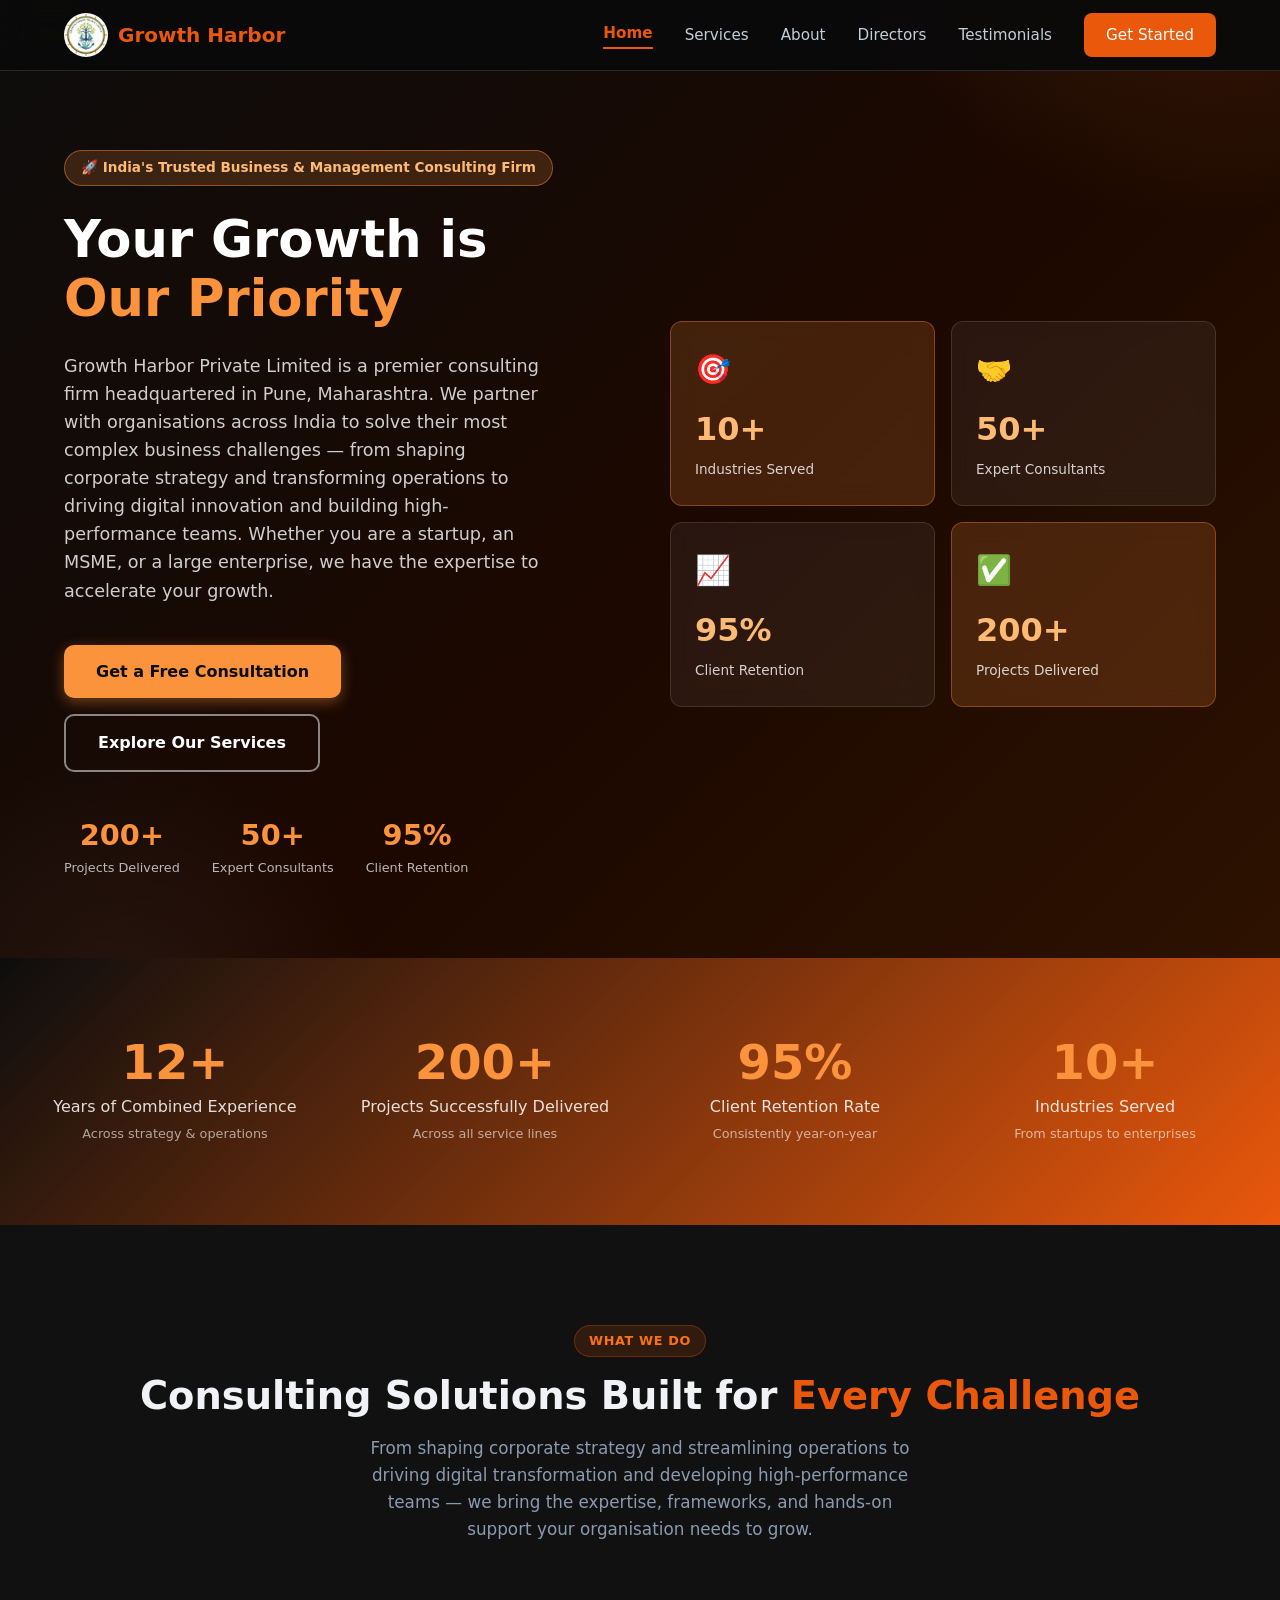
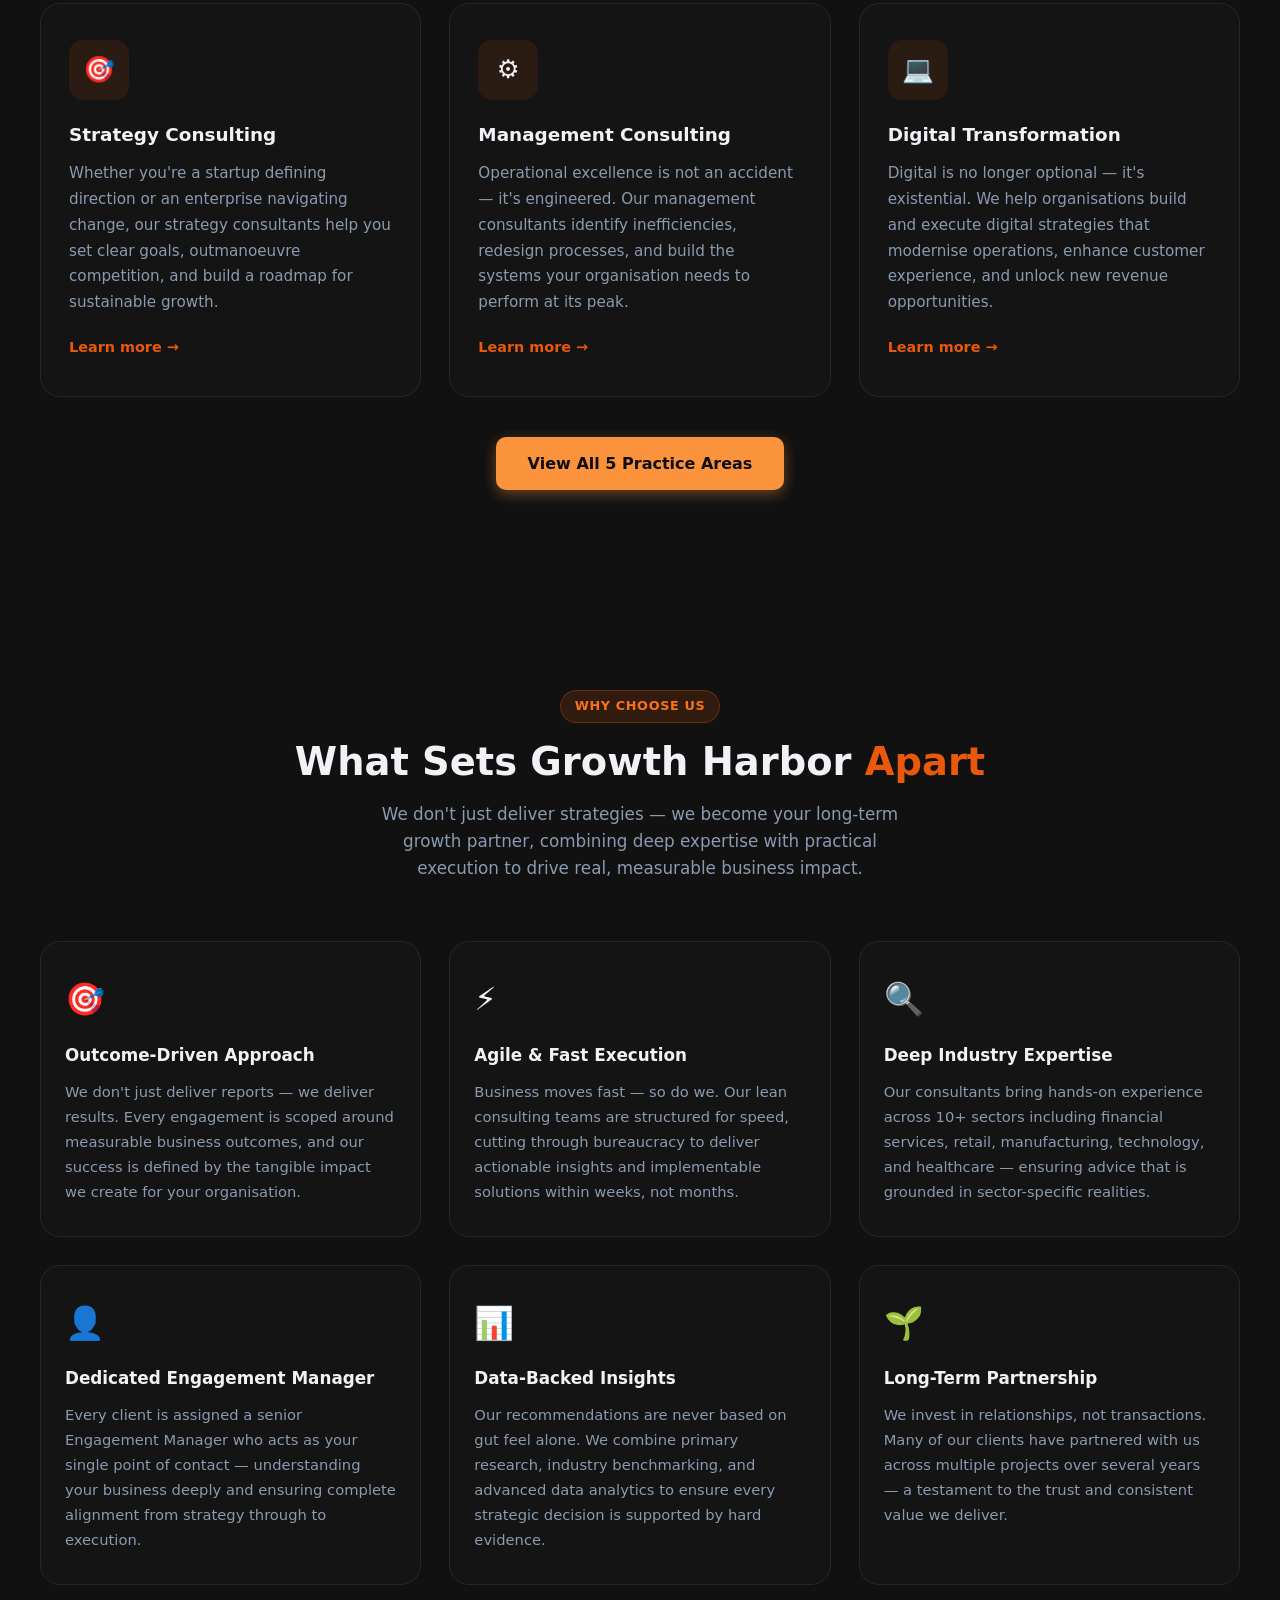
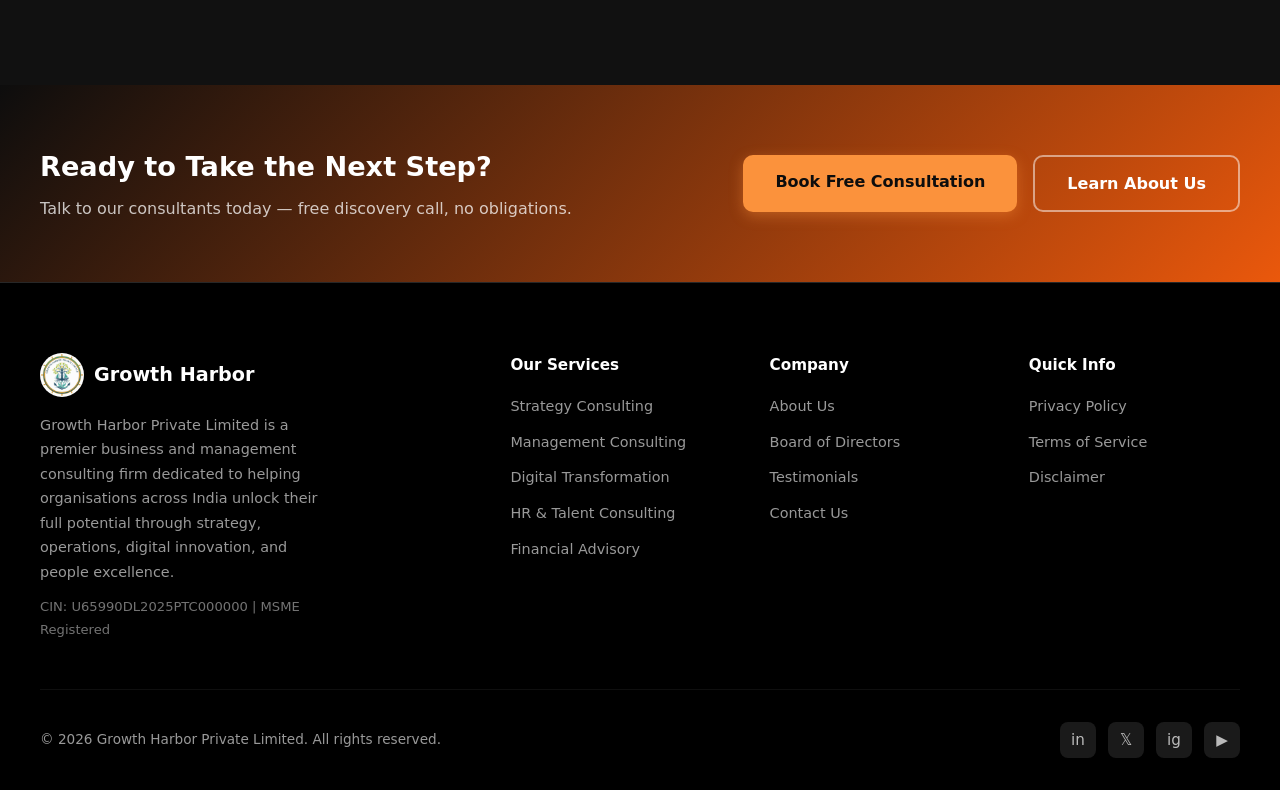
<file: index.html>
﻿<!DOCTYPE html>
<html lang="en">
<head>
  <meta charset="UTF-8" />
  <meta name="viewport" content="width=device-width, initial-scale=1.0" />
  <title>Growth Harbor – India's Trusted Business &amp; Management Consulting Firm</title>
  <link rel="stylesheet" href="styles.css" />
</head>
<body>

<nav class="navbar">
  <div class="nav-inner">
    <a href="index.html" class="nav-logo"><img src="logo.png" alt="Growth Harbor" class="logo-img"> Growth Harbor</a>
    <div class="nav-links">
      <a href="index.html" data-page="home">Home</a>
      <a href="services.html" data-page="services">Services</a>
      <a href="about.html" data-page="about">About</a>
      <a href="directors.html" data-page="directors">Directors</a>
      <a href="testimonials.html" data-page="testimonials">Testimonials</a>
      <a href="contact.html" class="nav-cta">Get Started</a>
    </div>
    <button class="hamburger" aria-label="Menu">
      <span></span><span></span><span></span>
    </button>
  </div>
  <div class="mobile-menu">
    <a href="index.html" data-page="home">Home</a>
    <a href="services.html" data-page="services">Services</a>
    <a href="about.html" data-page="about">About</a>
    <a href="directors.html" data-page="directors">Directors</a>
    <a href="testimonials.html" data-page="testimonials">Testimonials</a>
    <a href="contact.html" class="nav-cta">Get Started</a>
  </div>
</nav>

<main class="page-animate">

  <!-- Hero -->
  <section class="hero" id="home">
    <div class="hero-inner">
      <div class="hero-content">
        <div class="hero-badge">🚀 India's Trusted Business &amp; Management Consulting Firm</div>
        <h1>Your Growth is <span>Our Priority</span></h1>
        <p>
          Growth Harbor Private Limited is a premier consulting firm headquartered in Pune, Maharashtra. We partner with organisations across India to solve their most complex business challenges — from shaping corporate strategy and transforming operations to driving digital innovation and building high-performance teams. Whether you are a startup, an MSME, or a large enterprise, we have the expertise to accelerate your growth.
        </p>
        <div class="hero-actions">
          <a href="contact.html" class="btn-primary">Get a Free Consultation</a>
          <a href="services.html" class="btn-outline">Explore Our Services</a>
        </div>
        <div class="hero-stats">
          <div class="stat-item"><div class="num">200+</div><div class="label">Projects Delivered</div></div>
          <div class="stat-item"><div class="num">50+</div><div class="label">Expert Consultants</div></div>
          <div class="stat-item"><div class="num">95%</div><div class="label">Client Retention</div></div>
        </div>
      </div>
      <div class="hero-visual">
        <div class="hero-card accent"><div class="icon">🎯</div><div class="stat">10+</div><div class="stat-label">Industries Served</div></div>
        <div class="hero-card"><div class="icon">🤝</div><div class="stat">50+</div><div class="stat-label">Expert Consultants</div></div>
        <div class="hero-card"><div class="icon">📈</div><div class="stat">95%</div><div class="stat-label">Client Retention</div></div>
        <div class="hero-card accent"><div class="icon">✅</div><div class="stat">200+</div><div class="stat-label">Projects Delivered</div></div>
      </div>
    </div>
  </section>

  <!-- Stats Bar -->
  <div class="stats">
    <div class="stats-grid">
      <div class="stat-box">
        <div class="number">12+</div>
        <div class="desc">Years of Combined Experience</div>
        <div class="sub">Across strategy &amp; operations</div>
      </div>
      <div class="stat-box">
        <div class="number">200+</div>
        <div class="desc">Projects Successfully Delivered</div>
        <div class="sub">Across all service lines</div>
      </div>
      <div class="stat-box">
        <div class="number">95%</div>
        <div class="desc">Client Retention Rate</div>
        <div class="sub">Consistently year-on-year</div>
      </div>
      <div class="stat-box">
        <div class="number">10+</div>
        <div class="desc">Industries Served</div>
        <div class="sub">From startups to enterprises</div>
      </div>
    </div>
  </div>

  <!-- Services Teaser -->
  <section class="section services">
    <div class="section-inner">
      <div class="section-header center">
        <div class="section-tag">What We Do</div>
        <h2 class="section-title">Consulting Solutions Built for <span>Every Challenge</span></h2>
        <p class="section-subtitle">
          From shaping corporate strategy and streamlining operations to driving digital transformation and developing high-performance teams — we bring the expertise, frameworks, and hands-on support your organisation needs to grow.
        </p>
      </div>
      <div class="services-grid">
        <div class="service-card">
          <div class="service-icon">🎯</div>
          <h3>Strategy Consulting</h3>
          <p>Whether you're a startup defining direction or an enterprise navigating change, our strategy consultants help you set clear goals, outmanoeuvre competition, and build a roadmap for sustainable growth.</p>
          <a href="services.html" class="learn-more">Learn more →</a>
        </div>
        <div class="service-card">
          <div class="service-icon">⚙️</div>
          <h3>Management Consulting</h3>
          <p>Operational excellence is not an accident — it's engineered. Our management consultants identify inefficiencies, redesign processes, and build the systems your organisation needs to perform at its peak.</p>
          <a href="services.html" class="learn-more">Learn more →</a>
        </div>
        <div class="service-card">
          <div class="service-icon">💻</div>
          <h3>Digital Transformation</h3>
          <p>Digital is no longer optional — it's existential. We help organisations build and execute digital strategies that modernise operations, enhance customer experience, and unlock new revenue opportunities.</p>
          <a href="services.html" class="learn-more">Learn more →</a>
        </div>
      </div>
      <div style="text-align:center;margin-top:40px">
        <a href="services.html" class="btn-primary">View All 5 Practice Areas</a>
      </div>
    </div>
  </section>

  <!-- Why Choose Us -->
  <section class="section" style="background:var(--gray-50)">
    <div class="section-inner">
      <div class="section-header center">
        <div class="section-tag">Why Choose Us</div>
        <h2 class="section-title">What Sets Growth Harbor <span>Apart</span></h2>
        <p class="section-subtitle">
          We don't just deliver strategies — we become your long-term growth partner, combining deep expertise with practical execution to drive real, measurable business impact.
        </p>
      </div>
      <div class="why-grid">
        <div class="why-card">
          <div class="why-icon">🎯</div>
          <h3>Outcome-Driven Approach</h3>
          <p>We don't just deliver reports — we deliver results. Every engagement is scoped around measurable business outcomes, and our success is defined by the tangible impact we create for your organisation.</p>
        </div>
        <div class="why-card">
          <div class="why-icon">⚡</div>
          <h3>Agile &amp; Fast Execution</h3>
          <p>Business moves fast — so do we. Our lean consulting teams are structured for speed, cutting through bureaucracy to deliver actionable insights and implementable solutions within weeks, not months.</p>
        </div>
        <div class="why-card">
          <div class="why-icon">🔍</div>
          <h3>Deep Industry Expertise</h3>
          <p>Our consultants bring hands-on experience across 10+ sectors including financial services, retail, manufacturing, technology, and healthcare — ensuring advice that is grounded in sector-specific realities.</p>
        </div>
        <div class="why-card">
          <div class="why-icon">👤</div>
          <h3>Dedicated Engagement Manager</h3>
          <p>Every client is assigned a senior Engagement Manager who acts as your single point of contact — understanding your business deeply and ensuring complete alignment from strategy through to execution.</p>
        </div>
        <div class="why-card">
          <div class="why-icon">📊</div>
          <h3>Data-Backed Insights</h3>
          <p>Our recommendations are never based on gut feel alone. We combine primary research, industry benchmarking, and advanced data analytics to ensure every strategic decision is supported by hard evidence.</p>
        </div>
        <div class="why-card">
          <div class="why-icon">🌱</div>
          <h3>Long-Term Partnership</h3>
          <p>We invest in relationships, not transactions. Many of our clients have partnered with us across multiple projects over several years — a testament to the trust and consistent value we deliver.</p>
        </div>
      </div>
    </div>
  </section>

  <!-- CTA Strip -->
  <section class="cta-strip">
    <div class="cta-strip-inner">
      <div>
        <h2>Ready to Take the Next Step?</h2>
        <p>Talk to our consultants today — free discovery call, no obligations.</p>
      </div>
      <div class="cta-strip-actions">
        <a href="contact.html" class="btn-primary">Book Free Consultation</a>
        <a href="about.html" class="btn-outline">Learn About Us</a>
      </div>
    </div>
  </section>

</main>

<footer class="footer">
  <div class="footer-grid">
    <div class="footer-brand">
      <div class="logo"><img src="logo.png" alt="Growth Harbor" class="logo-img"> Growth Harbor</div>
      <p>Growth Harbor Private Limited is a premier business and management consulting firm dedicated to helping organisations across India unlock their full potential through strategy, operations, digital innovation, and people excellence.</p>
      <p style="margin-top:12px;font-size:0.82rem;color:rgba(255,255,255,0.45)">CIN: U65990DL2025PTC000000 | MSME Registered</p>
    </div>
    <div class="footer-col">
      <h4>Our Services</h4>
      <ul>
        <li><a href="services.html">Strategy Consulting</a></li>
        <li><a href="services.html">Management Consulting</a></li>
        <li><a href="services.html">Digital Transformation</a></li>
        <li><a href="services.html">HR &amp; Talent Consulting</a></li>
        <li><a href="services.html">Financial Advisory</a></li>
      </ul>
    </div>
    <div class="footer-col">
      <h4>Company</h4>
      <ul>
        <li><a href="about.html">About Us</a></li>
        <li><a href="directors.html">Board of Directors</a></li>
        <li><a href="testimonials.html">Testimonials</a></li>
        <li><a href="contact.html">Contact Us</a></li>
      </ul>
    </div>
    <div class="footer-col">
      <h4>Quick Info</h4>
      <ul>
        <li><a href="#">Privacy Policy</a></li>
        <li><a href="#">Terms of Service</a></li>
        <li><a href="#">Disclaimer</a></li>
      </ul>
    </div>
  </div>
  <div class="footer-bottom">
    <span>&copy; 2026 Growth Harbor Private Limited. All rights reserved.</span>
    <div class="social-links">
      <a href="#" class="social-link" aria-label="LinkedIn">in</a>
      <a href="#" class="social-link" aria-label="Twitter">&#x1D54F;</a>
      <a href="#" class="social-link" aria-label="Instagram">ig</a>
      <a href="#" class="social-link" aria-label="YouTube">&#9654;</a>
    </div>
  </div>
</footer>

<script src="script.js"></script>
<script>
  document.querySelectorAll('[data-page="home"]').forEach(el => el.classList.add('nav-active'));
</script>
</body>
</html>
</file>
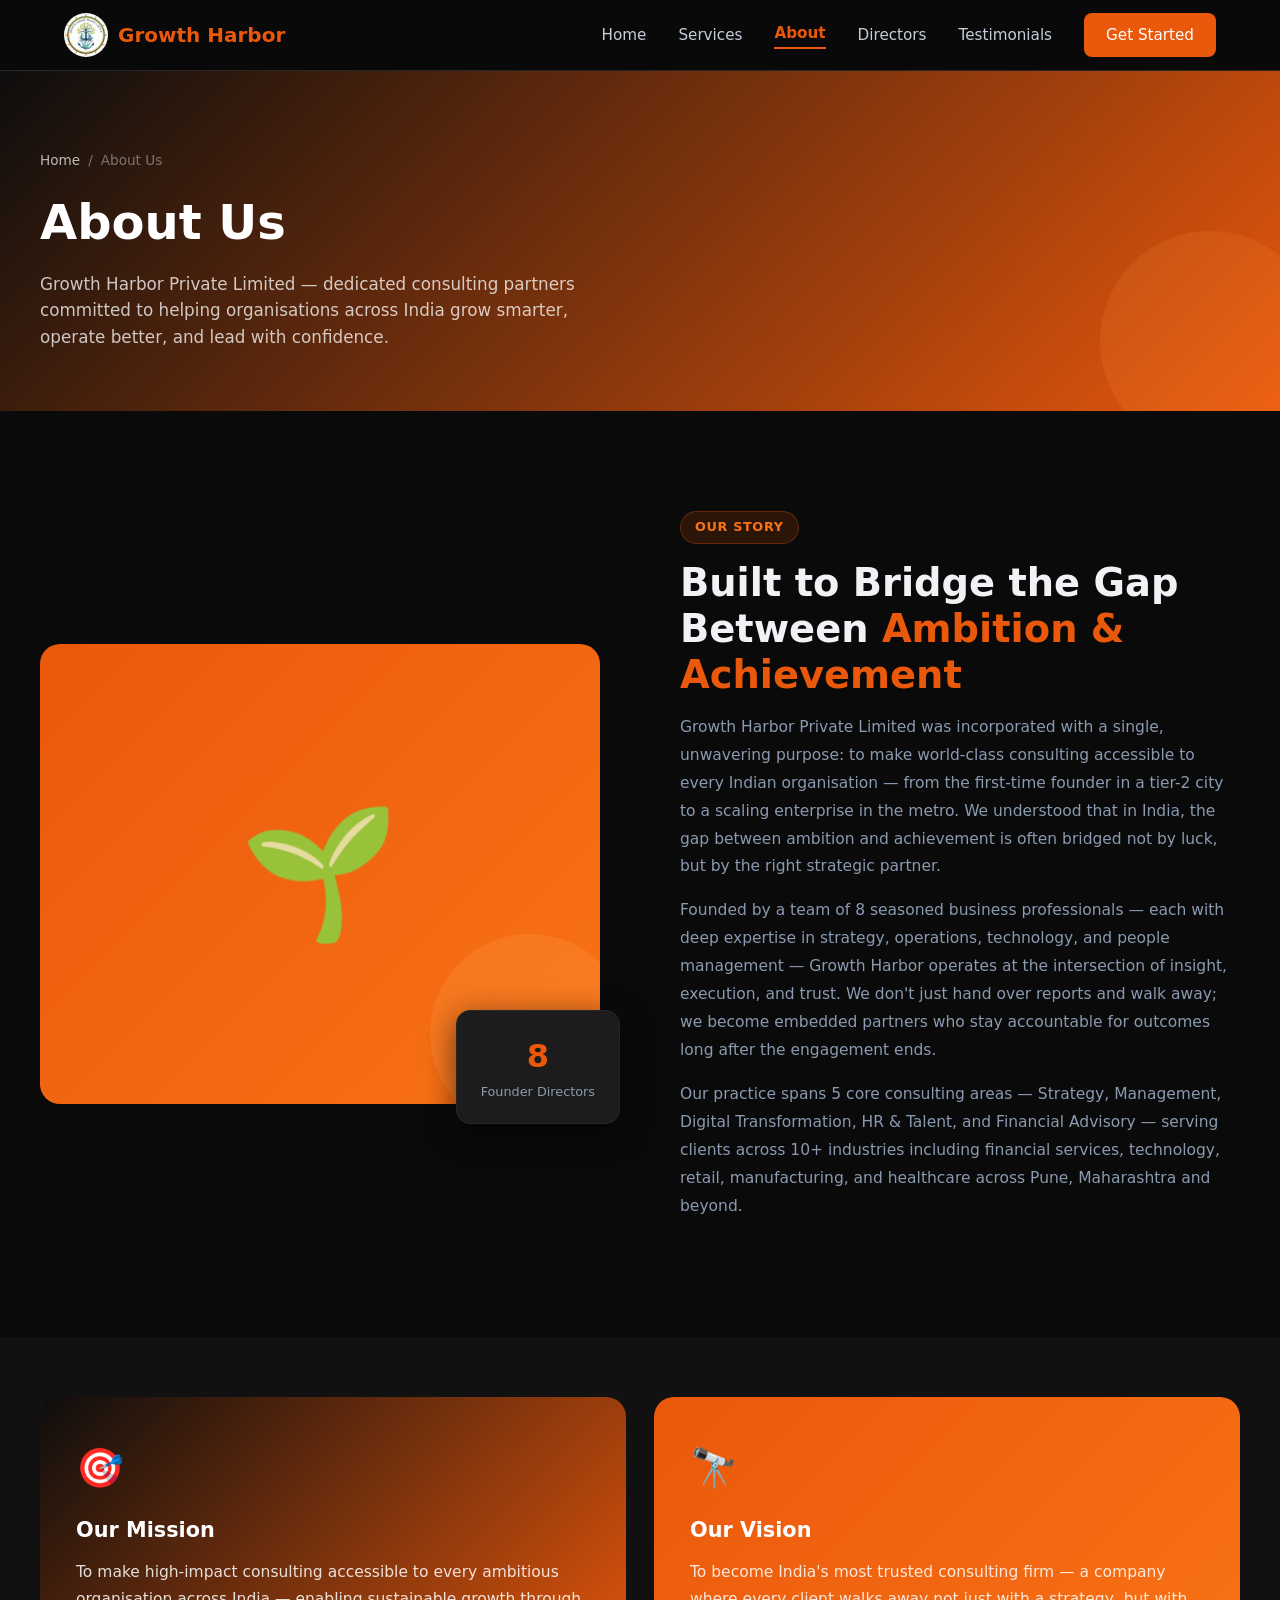
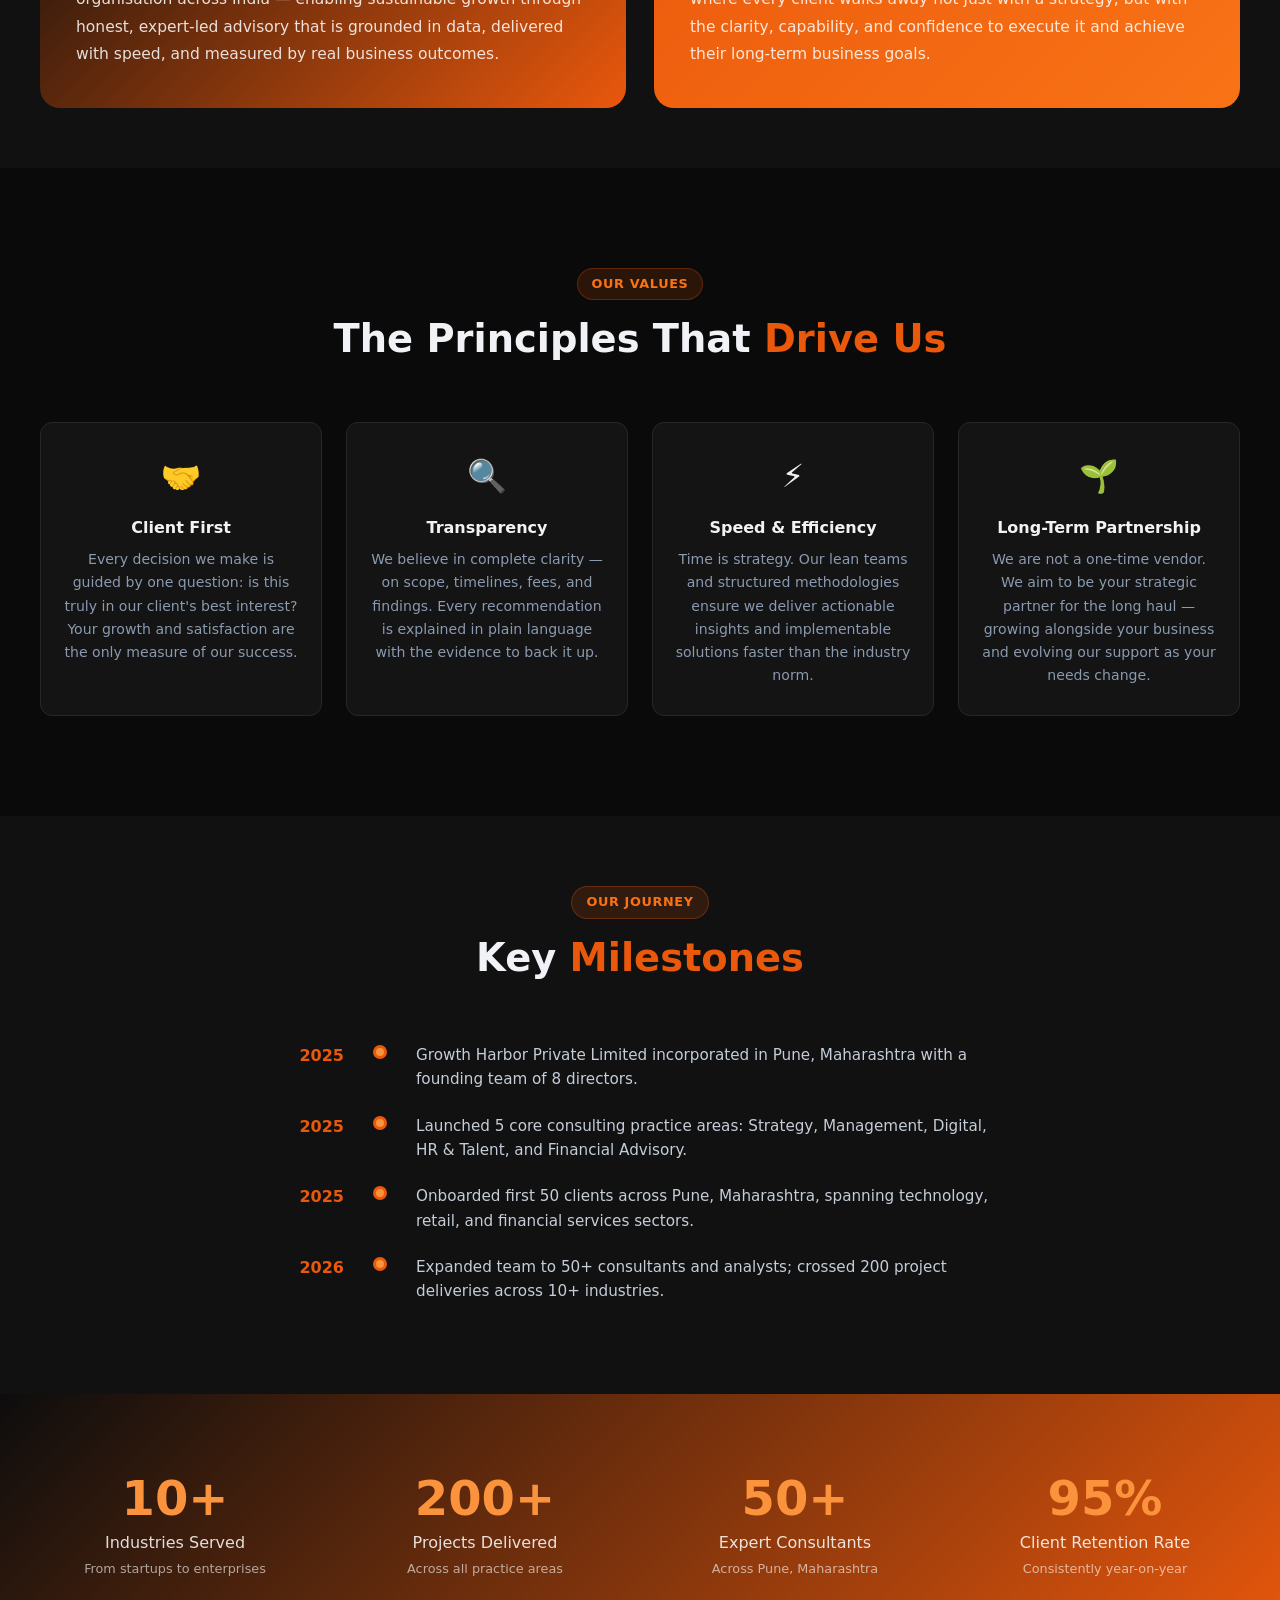
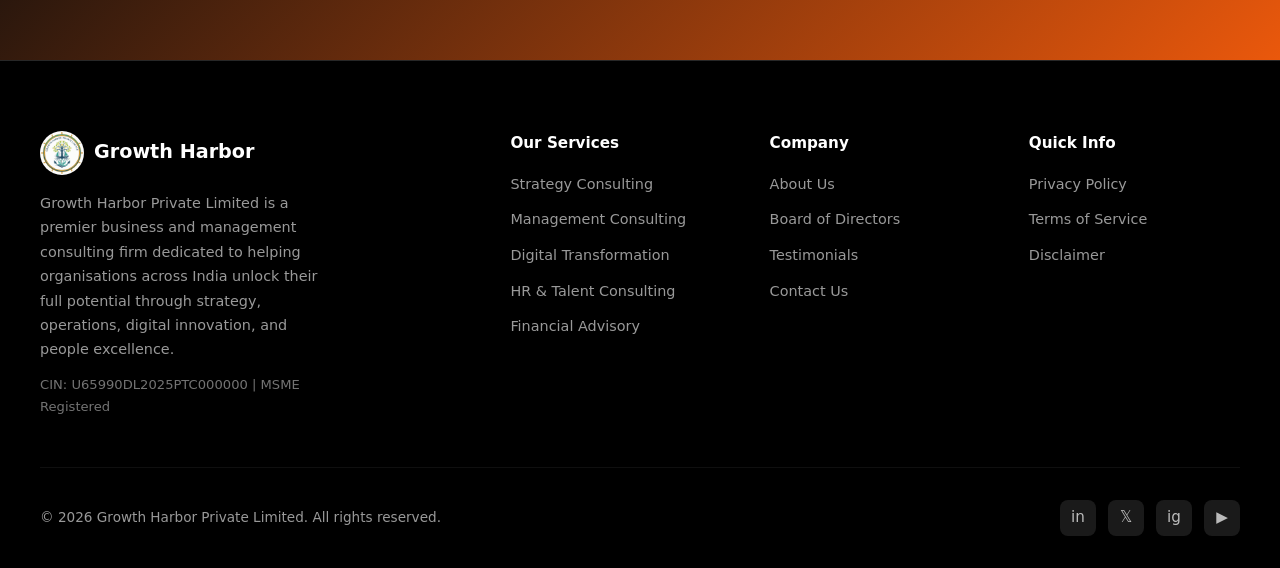
<file: about.html>
﻿<!DOCTYPE html>
<html lang="en">
<head>
  <meta charset="UTF-8" />
  <meta name="viewport" content="width=device-width, initial-scale=1.0" />
  <title>About Us – Growth Harbor</title>
  <link rel="stylesheet" href="styles.css" />
</head>
<body>

<nav class="navbar">
  <div class="nav-inner">
    <a href="index.html" class="nav-logo"><img src="logo.png" alt="Growth Harbor" class="logo-img"> Growth Harbor</a>
    <div class="nav-links">
      <a href="index.html" data-page="home">Home</a>
      <a href="services.html" data-page="services">Services</a>
      <a href="about.html" data-page="about">About</a>
      <a href="directors.html" data-page="directors">Directors</a>
      <a href="testimonials.html" data-page="testimonials">Testimonials</a>
      <a href="contact.html" class="nav-cta">Get Started</a>
    </div>
    <button class="hamburger" aria-label="Menu">
      <span></span><span></span><span></span>
    </button>
  </div>
  <div class="mobile-menu">
    <a href="index.html" data-page="home">Home</a>
    <a href="services.html" data-page="services">Services</a>
    <a href="about.html" data-page="about">About</a>
    <a href="directors.html" data-page="directors">Directors</a>
    <a href="testimonials.html" data-page="testimonials">Testimonials</a>
    <a href="contact.html" class="nav-cta">Get Started</a>
  </div>
</nav>

<main class="page-animate">

  <div class="page-banner">
    <div class="page-banner-inner">
      <p class="page-banner-breadcrumb">
        <a href="index.html">Home</a> <span>/</span> <span>About Us</span>
      </p>
      <h1>About Us</h1>
      <p class="page-banner-sub">Growth Harbor Private Limited — dedicated consulting partners committed to helping organisations across India grow smarter, operate better, and lead with confidence.</p>
    </div>
  </div>

  <!-- Company Story -->
  <section class="section">
    <div class="section-inner">
      <div class="about-grid">
        <div class="about-image">
          <div class="about-img-main">🌱</div>
          <div class="about-badge">
            <div class="num">8</div>
            <div class="txt">Founder Directors</div>
          </div>
        </div>
        <div class="about-text">
          <div class="section-tag">Our Story</div>
          <h2 class="section-title">Built to Bridge the Gap Between <span>Ambition &amp; Achievement</span></h2>
          <p class="about-para">
            Growth Harbor Private Limited was incorporated with a single, unwavering purpose: to make world-class consulting accessible to every Indian organisation — from the first-time founder in a tier-2 city to a scaling enterprise in the metro. We understood that in India, the gap between ambition and achievement is often bridged not by luck, but by the right strategic partner.
          </p>
          <p class="about-para">
            Founded by a team of 8 seasoned business professionals — each with deep expertise in strategy, operations, technology, and people management — Growth Harbor operates at the intersection of insight, execution, and trust. We don't just hand over reports and walk away; we become embedded partners who stay accountable for outcomes long after the engagement ends.
          </p>
          <p class="about-para">
            Our practice spans 5 core consulting areas — Strategy, Management, Digital Transformation, HR &amp; Talent, and Financial Advisory — serving clients across 10+ industries including financial services, technology, retail, manufacturing, and healthcare across Pune, Maharashtra and beyond.
          </p>
        </div>
      </div>
    </div>
  </section>

  <!-- Mission & Vision -->
  <section class="section" style="background:var(--gray-50);padding-top:60px;padding-bottom:60px">
    <div class="section-inner">
      <div class="mv-grid">
        <div class="mv-card mission">
          <div class="mv-icon">🎯</div>
          <h3>Our Mission</h3>
          <p>To make high-impact consulting accessible to every ambitious organisation across India — enabling sustainable growth through honest, expert-led advisory that is grounded in data, delivered with speed, and measured by real business outcomes.</p>
        </div>
        <div class="mv-card vision">
          <div class="mv-icon">🔭</div>
          <h3>Our Vision</h3>
          <p>To become India's most trusted consulting firm — a company where every client walks away not just with a strategy, but with the clarity, capability, and confidence to execute it and achieve their long-term business goals.</p>
        </div>
      </div>
    </div>
  </section>

  <!-- Values -->
  <section class="section">
    <div class="section-inner">
      <div class="section-header center">
        <div class="section-tag">Our Values</div>
        <h2 class="section-title">The Principles That <span>Drive Us</span></h2>
      </div>
      <div class="values-grid">
        <div class="value-card">
          <div class="value-icon">🤝</div>
          <h3>Client First</h3>
          <p>Every decision we make is guided by one question: is this truly in our client's best interest? Your growth and satisfaction are the only measure of our success.</p>
        </div>
        <div class="value-card">
          <div class="value-icon">🔍</div>
          <h3>Transparency</h3>
          <p>We believe in complete clarity — on scope, timelines, fees, and findings. Every recommendation is explained in plain language with the evidence to back it up.</p>
        </div>
        <div class="value-card">
          <div class="value-icon">⚡</div>
          <h3>Speed &amp; Efficiency</h3>
          <p>Time is strategy. Our lean teams and structured methodologies ensure we deliver actionable insights and implementable solutions faster than the industry norm.</p>
        </div>
        <div class="value-card">
          <div class="value-icon">🌱</div>
          <h3>Long-Term Partnership</h3>
          <p>We are not a one-time vendor. We aim to be your strategic partner for the long haul — growing alongside your business and evolving our support as your needs change.</p>
        </div>
      </div>
    </div>
  </section>

  <!-- Milestones -->
  <section class="section" style="background:var(--gray-50);padding-top:70px;padding-bottom:70px">
    <div class="section-inner">
      <div class="section-header center">
        <div class="section-tag">Our Journey</div>
        <h2 class="section-title">Key <span>Milestones</span></h2>
      </div>
      <div class="milestones">
        <div class="milestone-item">
          <div class="milestone-year">2025</div>
          <div class="milestone-line"><div class="milestone-dot"></div></div>
          <div class="milestone-text">Growth Harbor Private Limited incorporated in Pune, Maharashtra with a founding team of 8 directors.</div>
        </div>
        <div class="milestone-item">
          <div class="milestone-year">2025</div>
          <div class="milestone-line"><div class="milestone-dot"></div></div>
          <div class="milestone-text">Launched 5 core consulting practice areas: Strategy, Management, Digital, HR &amp; Talent, and Financial Advisory.</div>
        </div>
        <div class="milestone-item">
          <div class="milestone-year">2025</div>
          <div class="milestone-line"><div class="milestone-dot"></div></div>
          <div class="milestone-text">Onboarded first 50 clients across Pune, Maharashtra, spanning technology, retail, and financial services sectors.</div>
        </div>
        <div class="milestone-item">
          <div class="milestone-year">2026</div>
          <div class="milestone-line"><div class="milestone-dot"></div></div>
          <div class="milestone-text">Expanded team to 50+ consultants and analysts; crossed 200 project deliveries across 10+ industries.</div>
        </div>
      </div>
    </div>
  </section>

  <!-- Stats -->
  <div class="stats">
    <div class="stats-grid">
      <div class="stat-box">
        <div class="number">10+</div>
        <div class="desc">Industries Served</div>
        <div class="sub">From startups to enterprises</div>
      </div>
      <div class="stat-box">
        <div class="number">200+</div>
        <div class="desc">Projects Delivered</div>
        <div class="sub">Across all practice areas</div>
      </div>
      <div class="stat-box">
        <div class="number">50+</div>
        <div class="desc">Expert Consultants</div>
        <div class="sub">Across Pune, Maharashtra</div>
      </div>
      <div class="stat-box">
        <div class="number">95%</div>
        <div class="desc">Client Retention Rate</div>
        <div class="sub">Consistently year-on-year</div>
      </div>
    </div>
  </div>

</main>

<footer class="footer">
  <div class="footer-grid">
    <div class="footer-brand">
      <div class="logo"><img src="logo.png" alt="Growth Harbor" class="logo-img"> Growth Harbor</div>
      <p>Growth Harbor Private Limited is a premier business and management consulting firm dedicated to helping organisations across India unlock their full potential through strategy, operations, digital innovation, and people excellence.</p>
      <p style="margin-top:12px;font-size:0.82rem;color:rgba(255,255,255,0.45)">CIN: U65990DL2025PTC000000 | MSME Registered</p>
    </div>
    <div class="footer-col">
      <h4>Our Services</h4>
      <ul>
        <li><a href="services.html">Strategy Consulting</a></li>
        <li><a href="services.html">Management Consulting</a></li>
        <li><a href="services.html">Digital Transformation</a></li>
        <li><a href="services.html">HR &amp; Talent Consulting</a></li>
        <li><a href="services.html">Financial Advisory</a></li>
      </ul>
    </div>
    <div class="footer-col">
      <h4>Company</h4>
      <ul>
        <li><a href="about.html">About Us</a></li>
        <li><a href="directors.html">Board of Directors</a></li>
        <li><a href="testimonials.html">Testimonials</a></li>
        <li><a href="contact.html">Contact Us</a></li>
      </ul>
    </div>
    <div class="footer-col">
      <h4>Quick Info</h4>
      <ul>
        <li><a href="#">Privacy Policy</a></li>
        <li><a href="#">Terms of Service</a></li>
        <li><a href="#">Disclaimer</a></li>
      </ul>
    </div>
  </div>
  <div class="footer-bottom">
    <span>&copy; 2026 Growth Harbor Private Limited. All rights reserved.</span>
    <div class="social-links">
      <a href="#" class="social-link" aria-label="LinkedIn">in</a>
      <a href="#" class="social-link" aria-label="Twitter">&#x1D54F;</a>
      <a href="#" class="social-link" aria-label="Instagram">ig</a>
      <a href="#" class="social-link" aria-label="YouTube">&#9654;</a>
    </div>
  </div>
</footer>

<script src="script.js"></script>
<script>
  document.querySelectorAll('[data-page="about"]').forEach(el => el.classList.add('nav-active'));
</script>
</body>
</html>
</file>
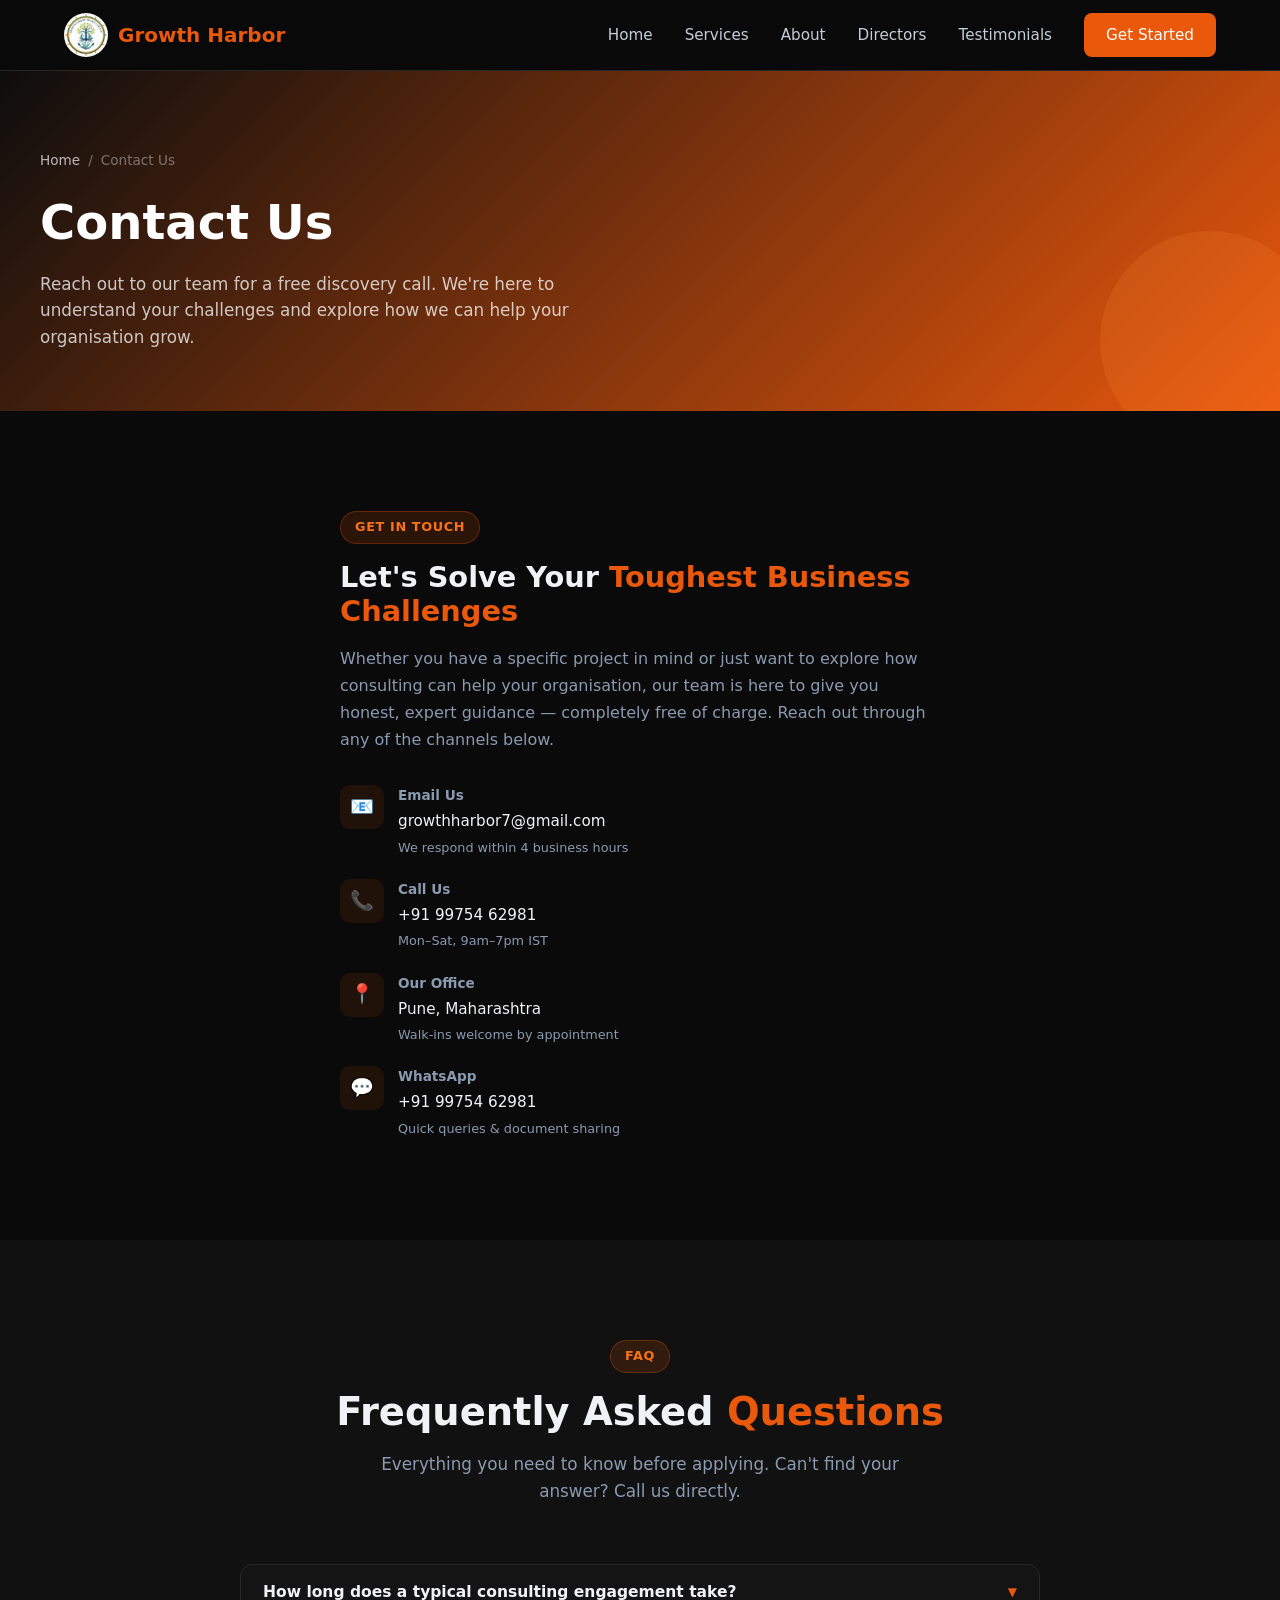
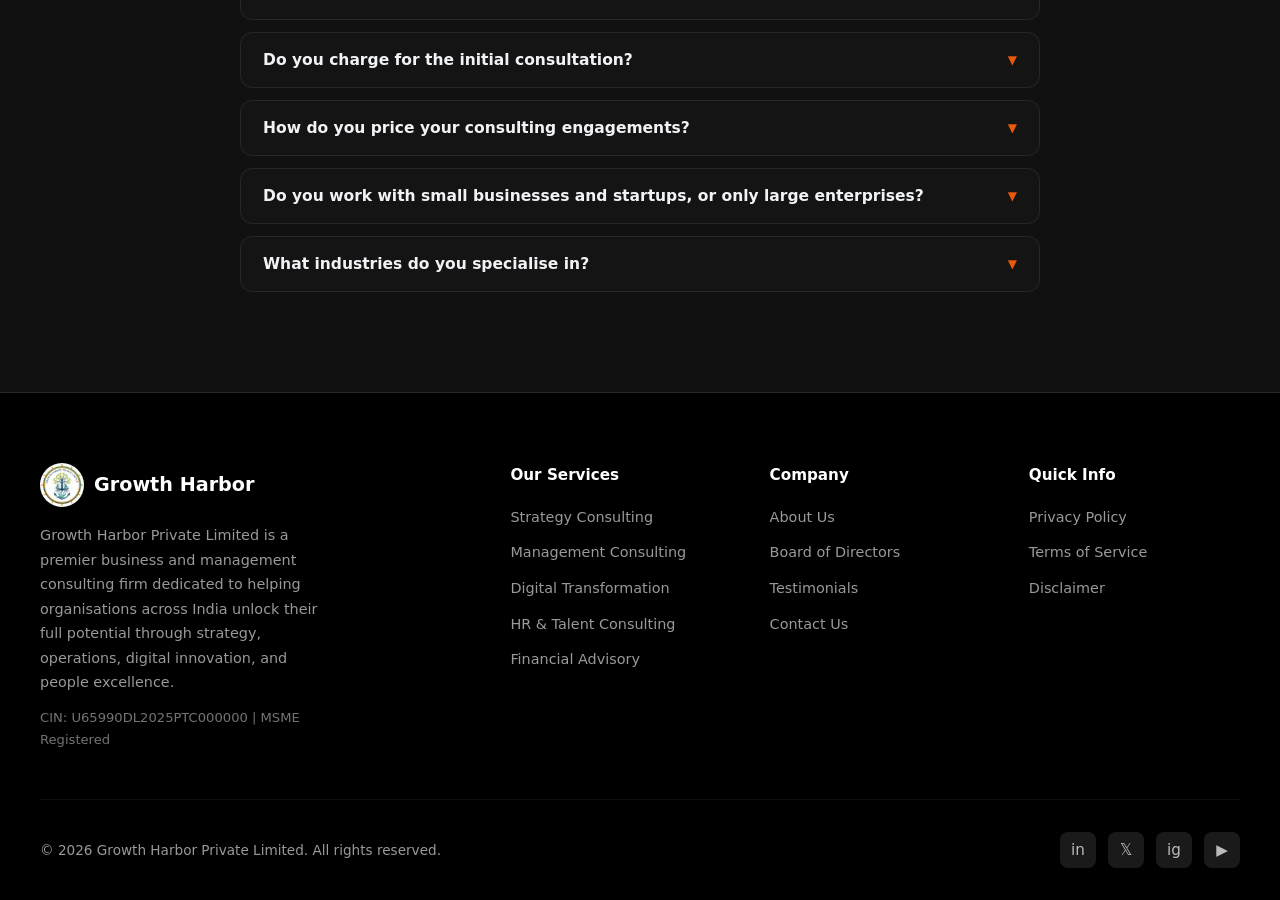
<file: contact.html>
﻿<!DOCTYPE html>
<html lang="en">
<head>
  <meta charset="UTF-8" />
  <meta name="viewport" content="width=device-width, initial-scale=1.0" />
  <title>Contact Us – Growth Harbor</title>
  <link rel="stylesheet" href="styles.css" />
</head>
<body>

<nav class="navbar">
  <div class="nav-inner">
    <a href="index.html" class="nav-logo"><img src="logo.png" alt="Growth Harbor" class="logo-img"> Growth Harbor</a>
    <div class="nav-links">
      <a href="index.html" data-page="home">Home</a>
      <a href="services.html" data-page="services">Services</a>
      <a href="about.html" data-page="about">About</a>
      <a href="directors.html" data-page="directors">Directors</a>
      <a href="testimonials.html" data-page="testimonials">Testimonials</a>
      <a href="contact.html" class="nav-cta">Get Started</a>
    </div>
    <button class="hamburger" aria-label="Menu">
      <span></span><span></span><span></span>
    </button>
  </div>
  <div class="mobile-menu">
    <a href="index.html" data-page="home">Home</a>
    <a href="services.html" data-page="services">Services</a>
    <a href="about.html" data-page="about">About</a>
    <a href="directors.html" data-page="directors">Directors</a>
    <a href="testimonials.html" data-page="testimonials">Testimonials</a>
    <a href="contact.html" class="nav-cta">Get Started</a>
  </div>
</nav>

<main class="page-animate">

  <div class="page-banner">
    <div class="page-banner-inner">
      <p class="page-banner-breadcrumb">
        <a href="index.html">Home</a> <span>/</span> <span>Contact Us</span>
      </p>
      <h1>Contact Us</h1>
      <p class="page-banner-sub">Reach out to our team for a free discovery call. We're here to understand your challenges and explore how we can help your organisation grow.</p>
    </div>
  </div>

  <!-- Contact Details -->
  <section class="section">
    <div class="section-inner">
      <div class="contact-info" style="max-width:600px;margin:0 auto">
        <div class="section-tag">Get In Touch</div>
        <h2 class="section-title" style="font-size:1.8rem">Let's Solve Your <span>Toughest Business Challenges</span></h2>
        <p style="color:var(--gray-600);margin-bottom:32px;line-height:1.7">
          Whether you have a specific project in mind or just want to explore how consulting can help your organisation, our team is here to give you honest, expert guidance — completely free of charge. Reach out through any of the channels below.
        </p>
        <div class="contact-details">
          <div class="contact-item">
            <div class="contact-item-icon">📧</div>
            <div>
              <h4>Email Us</h4>
              <p>growthharbor7@gmail.com</p>
              <span style="font-size:0.8rem;color:var(--gray-600)">We respond within 4 business hours</span>
            </div>
          </div>
          <div class="contact-item">
            <div class="contact-item-icon">📞</div>
            <div>
              <h4>Call Us</h4>
              <p>+91 99754 62981</p>
              <span style="font-size:0.8rem;color:var(--gray-600)">Mon–Sat, 9am–7pm IST</span>
            </div>
          </div>
          <div class="contact-item">
            <div class="contact-item-icon">📍</div>
            <div>
              <h4>Our Office</h4>
              <p>Pune, Maharashtra</p>
              <span style="font-size:0.8rem;color:var(--gray-600)">Walk-ins welcome by appointment</span>
            </div>
          </div>
          <div class="contact-item">
            <div class="contact-item-icon">💬</div>
            <div>
              <h4>WhatsApp</h4>
              <p>+91 99754 62981</p>
              <span style="font-size:0.8rem;color:var(--gray-600)">Quick queries &amp; document sharing</span>
            </div>
          </div>
        </div>
      </div>
    </div>
  </section>

  <!-- FAQ -->
  <section class="section" style="background:var(--gray-50)">
    <div class="section-inner">
      <div class="section-header center">
        <div class="section-tag">FAQ</div>
        <h2 class="section-title">Frequently Asked <span>Questions</span></h2>
        <p class="section-subtitle">Everything you need to know before applying. Can't find your answer? Call us directly.</p>
      </div>
      <div class="faq-list">

        <div class="faq-item">
          <button class="faq-question">
            <span>How long does a typical consulting engagement take?</span>
            <span class="faq-chevron">▼</span>
          </button>
          <div class="faq-answer">
            It depends on the scope. A focused strategy or diagnostic project typically runs 4–8 weeks. A full-scale transformation engagement — covering strategy through implementation — can span 3–6 months. We scope every project clearly upfront so you know exactly what to expect.
          </div>
        </div>

        <div class="faq-item">
          <button class="faq-question">
            <span>Do you charge for the initial consultation?</span>
            <span class="faq-chevron">▼</span>
          </button>
          <div class="faq-answer">
            No — our initial discovery call is completely free with no obligations. We use it to understand your business, your challenges, and your goals before we propose any engagement. You only pay once we agree on a defined scope and deliverables.
          </div>
        </div>

        <div class="faq-item">
          <button class="faq-question">
            <span>How do you price your consulting engagements?</span>
            <span class="faq-chevron">▼</span>
          </button>
          <div class="faq-answer">
            We offer flexible pricing models — fixed-fee project pricing for well-defined scopes, and retainer-based arrangements for ongoing advisory. All fees are discussed and agreed upon transparently before any work begins. There are no hidden charges.
          </div>
        </div>

        <div class="faq-item">
          <button class="faq-question">
            <span>Do you work with small businesses and startups, or only large enterprises?</span>
            <span class="faq-chevron">▼</span>
          </button>
          <div class="faq-answer">
            We work with organisations of all sizes — from early-stage startups to established MSMEs and large enterprises. Our engagements are scaled to suit your budget and stage of growth. Many of our most impactful projects have been with growing SMEs.
          </div>
        </div>

        <div class="faq-item">
          <button class="faq-question">
            <span>What industries do you specialise in?</span>
            <span class="faq-chevron">▼</span>
          </button>
          <div class="faq-answer">
            Our consultants bring hands-on experience across 10+ industries including financial services, technology, retail, manufacturing, healthcare, education, logistics, and FMCG. We match the right consultant to your sector so you always get advice grounded in industry reality.
          </div>
        </div>

      </div>
    </div>
  </section>

</main>

<footer class="footer">
  <div class="footer-grid">
    <div class="footer-brand">
      <div class="logo"><img src="logo.png" alt="Growth Harbor" class="logo-img"> Growth Harbor</div>
      <p>Growth Harbor Private Limited is a premier business and management consulting firm dedicated to helping organisations across India unlock their full potential through strategy, operations, digital innovation, and people excellence.</p>
      <p style="margin-top:12px;font-size:0.82rem;color:rgba(255,255,255,0.45)">CIN: U65990DL2025PTC000000 | MSME Registered</p>
    </div>
    <div class="footer-col">
      <h4>Our Services</h4>
      <ul>
        <li><a href="services.html">Strategy Consulting</a></li>
        <li><a href="services.html">Management Consulting</a></li>
        <li><a href="services.html">Digital Transformation</a></li>
        <li><a href="services.html">HR &amp; Talent Consulting</a></li>
        <li><a href="services.html">Financial Advisory</a></li>
      </ul>
    </div>
    <div class="footer-col">
      <h4>Company</h4>
      <ul>
        <li><a href="about.html">About Us</a></li>
        <li><a href="directors.html">Board of Directors</a></li>
        <li><a href="testimonials.html">Testimonials</a></li>
        <li><a href="contact.html">Contact Us</a></li>
      </ul>
    </div>
    <div class="footer-col">
      <h4>Quick Info</h4>
      <ul>
        <li><a href="#">Privacy Policy</a></li>
        <li><a href="#">Terms of Service</a></li>
        <li><a href="#">Disclaimer</a></li>
      </ul>
    </div>
  </div>
  <div class="footer-bottom">
    <span>&copy; 2026 Growth Harbor Private Limited. All rights reserved.</span>
    <div class="social-links">
      <a href="#" class="social-link" aria-label="LinkedIn">in</a>
      <a href="#" class="social-link" aria-label="Twitter">&#x1D54F;</a>
      <a href="#" class="social-link" aria-label="Instagram">ig</a>
      <a href="#" class="social-link" aria-label="YouTube">&#9654;</a>
    </div>
  </div>
</footer>

<script src="script.js"></script>
</body>
</html>
</file>
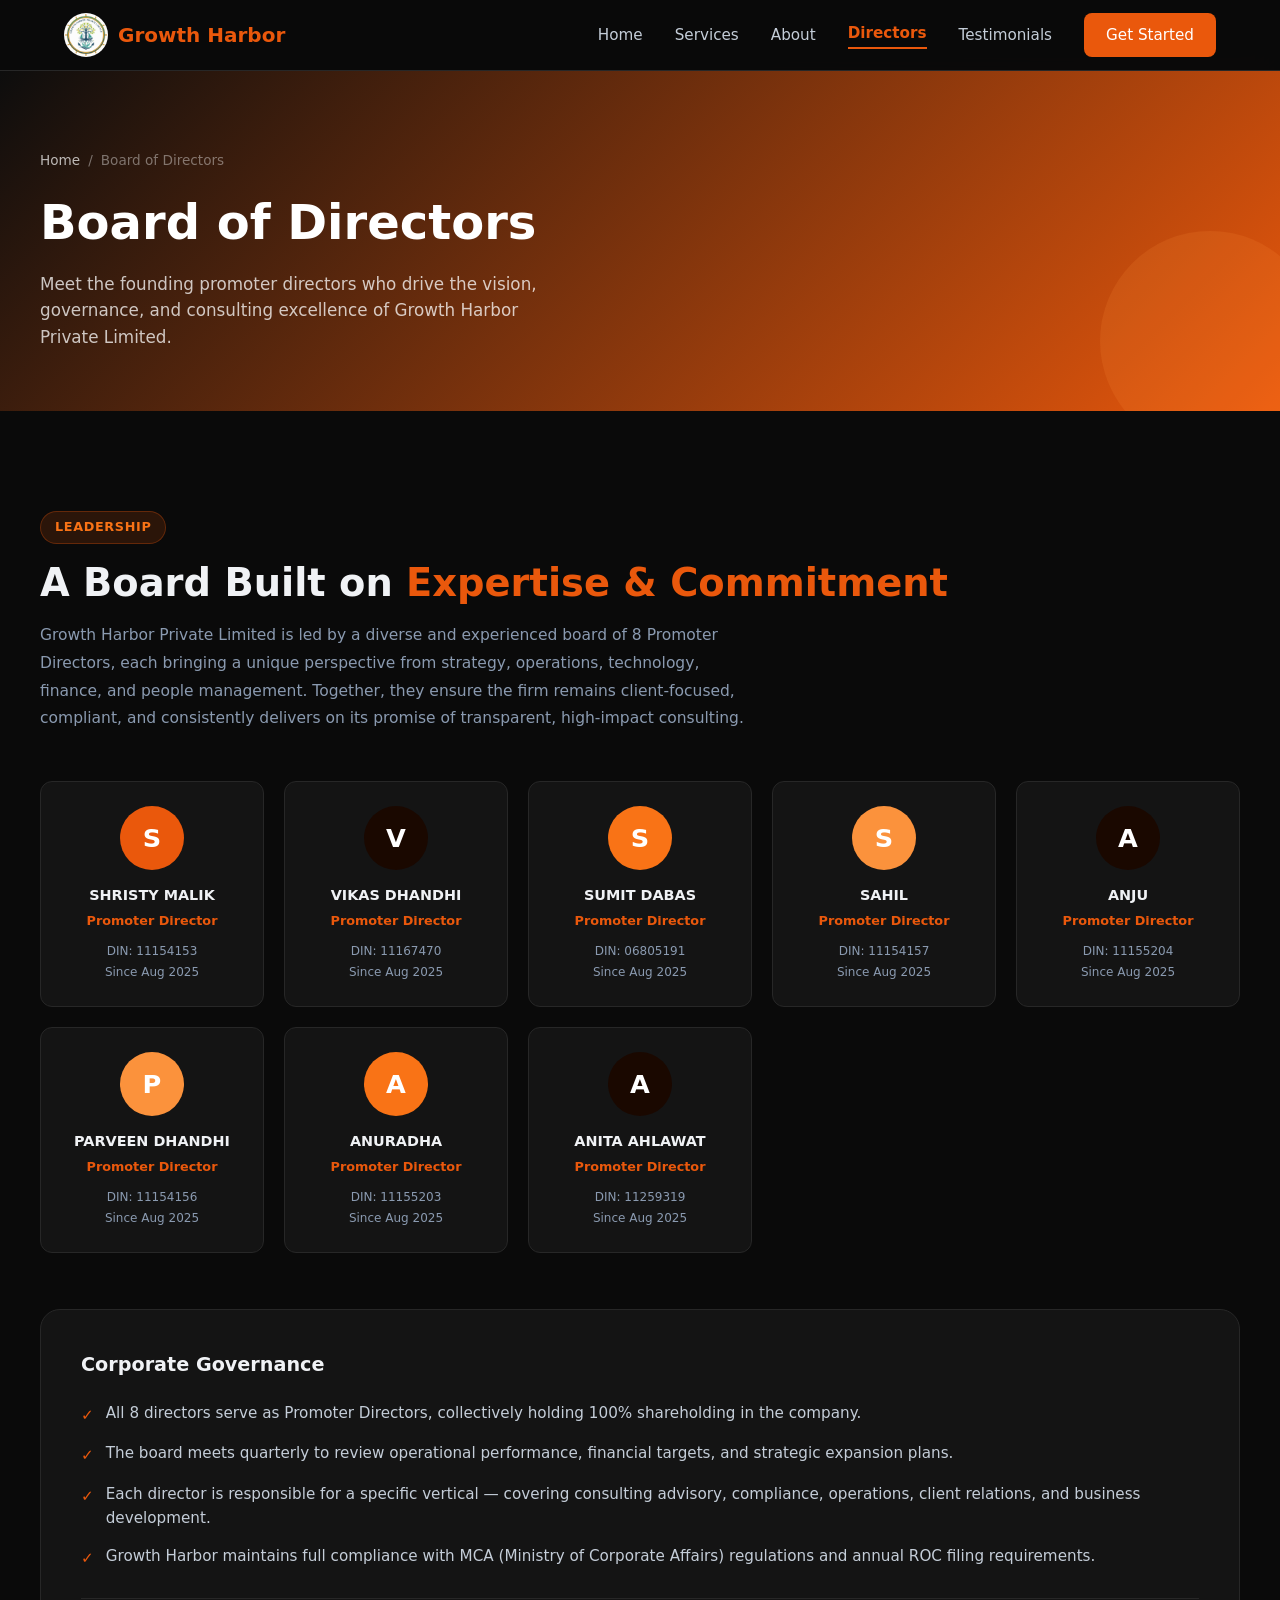
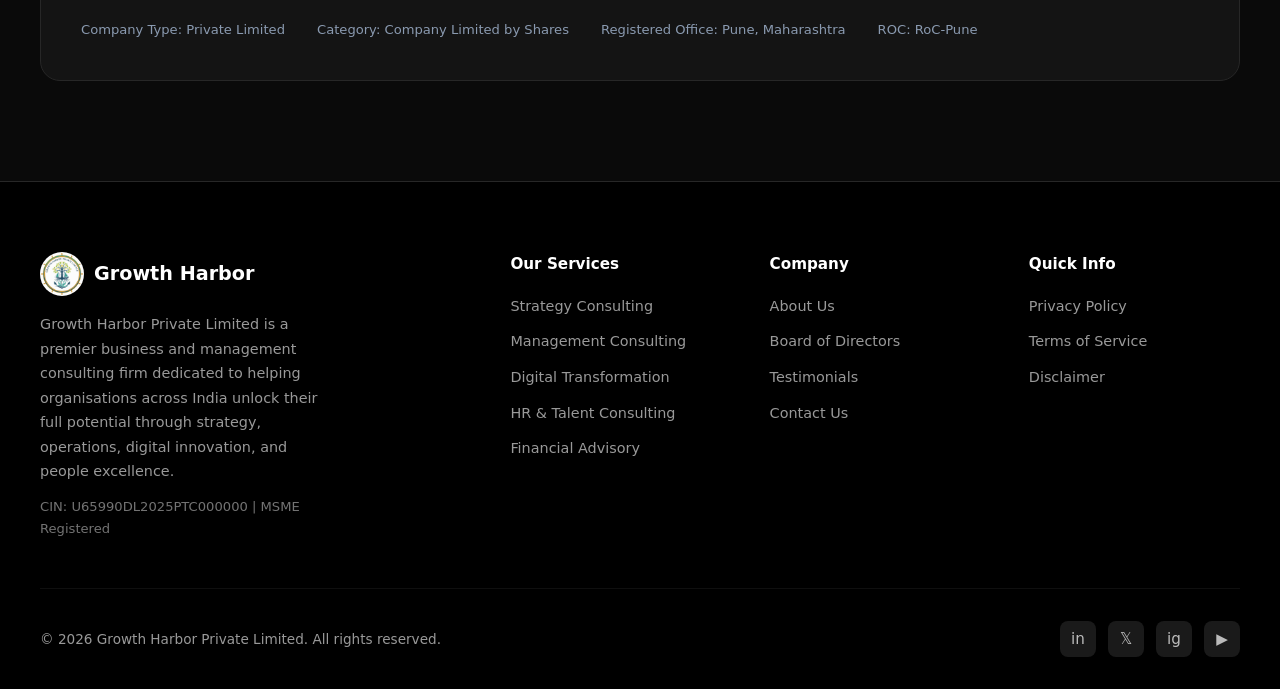
<file: directors.html>
﻿<!DOCTYPE html>
<html lang="en">
<head>
  <meta charset="UTF-8" />
  <meta name="viewport" content="width=device-width, initial-scale=1.0" />
  <title>Board of Directors – Growth Harbor</title>
  <link rel="stylesheet" href="styles.css" />
</head>
<body>

<nav class="navbar">
  <div class="nav-inner">
    <a href="index.html" class="nav-logo"><img src="logo.png" alt="Growth Harbor" class="logo-img"> Growth Harbor</a>
    <div class="nav-links">
      <a href="index.html" data-page="home">Home</a>
      <a href="services.html" data-page="services">Services</a>
      <a href="about.html" data-page="about">About</a>
      <a href="directors.html" data-page="directors">Directors</a>
      <a href="testimonials.html" data-page="testimonials">Testimonials</a>
      <a href="contact.html" class="nav-cta">Get Started</a>
    </div>
    <button class="hamburger" aria-label="Menu">
      <span></span><span></span><span></span>
    </button>
  </div>
  <div class="mobile-menu">
    <a href="index.html" data-page="home">Home</a>
    <a href="services.html" data-page="services">Services</a>
    <a href="about.html" data-page="about">About</a>
    <a href="directors.html" data-page="directors">Directors</a>
    <a href="testimonials.html" data-page="testimonials">Testimonials</a>
    <a href="contact.html" class="nav-cta">Get Started</a>
  </div>
</nav>

<main class="page-animate">

  <div class="page-banner">
    <div class="page-banner-inner">
      <p class="page-banner-breadcrumb">
        <a href="index.html">Home</a> <span>/</span> <span>Board of Directors</span>
      </p>
      <h1>Board of Directors</h1>
      <p class="page-banner-sub">Meet the founding promoter directors who drive the vision, governance, and consulting excellence of Growth Harbor Private Limited.</p>
    </div>
  </div>

  <section class="section">
    <div class="section-inner">

      <!-- Intro -->
      <div class="directors-intro">
        <div class="section-tag">Leadership</div>
        <h2 class="section-title">A Board Built on <span>Expertise &amp; Commitment</span></h2>
        <p class="about-para" style="max-width:720px">
          Growth Harbor Private Limited is led by a diverse and experienced board of 8 Promoter Directors, each bringing a unique perspective from strategy, operations, technology, finance, and people management. Together, they ensure the firm remains client-focused, compliant, and consistently delivers on its promise of transparent, high-impact consulting.
        </p>
      </div>

      <!-- Director Cards -->
      <div class="directors-grid">
        <div class="director-card">
          <div class="director-avatar" style="background:#EA580C">S</div>
          <div class="director-name">SHRISTY MALIK</div>
          <div class="director-role">Promoter Director</div>
          <div class="director-din">DIN: 11154153</div>
          <div class="director-since">Since Aug 2025</div>
        </div>
        <div class="director-card">
          <div class="director-avatar" style="background:#1a0800">V</div>
          <div class="director-name">VIKAS DHANDHI</div>
          <div class="director-role">Promoter Director</div>
          <div class="director-din">DIN: 11167470</div>
          <div class="director-since">Since Aug 2025</div>
        </div>
        <div class="director-card">
          <div class="director-avatar" style="background:#F97316">S</div>
          <div class="director-name">SUMIT DABAS</div>
          <div class="director-role">Promoter Director</div>
          <div class="director-din">DIN: 06805191</div>
          <div class="director-since">Since Aug 2025</div>
        </div>
        <div class="director-card">
          <div class="director-avatar" style="background:#FB923C">S</div>
          <div class="director-name">SAHIL</div>
          <div class="director-role">Promoter Director</div>
          <div class="director-din">DIN: 11154157</div>
          <div class="director-since">Since Aug 2025</div>
        </div>
        <div class="director-card">
          <div class="director-avatar" style="background:#1a0800">A</div>
          <div class="director-name">ANJU</div>
          <div class="director-role">Promoter Director</div>
          <div class="director-din">DIN: 11155204</div>
          <div class="director-since">Since Aug 2025</div>
        </div>
        <div class="director-card">
          <div class="director-avatar" style="background:#FB923C">P</div>
          <div class="director-name">PARVEEN DHANDHI</div>
          <div class="director-role">Promoter Director</div>
          <div class="director-din">DIN: 11154156</div>
          <div class="director-since">Since Aug 2025</div>
        </div>
        <div class="director-card">
          <div class="director-avatar" style="background:#F97316">A</div>
          <div class="director-name">ANURADHA</div>
          <div class="director-role">Promoter Director</div>
          <div class="director-din">DIN: 11155203</div>
          <div class="director-since">Since Aug 2025</div>
        </div>
        <div class="director-card">
          <div class="director-avatar" style="background:#1a0800">A</div>
          <div class="director-name">ANITA AHLAWAT</div>
          <div class="director-role">Promoter Director</div>
          <div class="director-din">DIN: 11259319</div>
          <div class="director-since">Since Aug 2025</div>
        </div>
      </div>

      <!-- Governance -->
      <div class="governance-box">
        <h3>Corporate Governance</h3>
        <ul>
          <li><span class="gov-check">✓</span> All 8 directors serve as Promoter Directors, collectively holding 100% shareholding in the company.</li>
          <li><span class="gov-check">✓</span> The board meets quarterly to review operational performance, financial targets, and strategic expansion plans.</li>
          <li><span class="gov-check">✓</span> Each director is responsible for a specific vertical — covering consulting advisory, compliance, operations, client relations, and business development.</li>
          <li><span class="gov-check">✓</span> Growth Harbor maintains full compliance with MCA (Ministry of Corporate Affairs) regulations and annual ROC filing requirements.</li>
        </ul>
        <div class="cin-bar">
          <span>Company Type: Private Limited</span>
          <span>Category: Company Limited by Shares</span>
          <span>Registered Office: Pune, Maharashtra</span>
          <span>ROC: RoC-Pune</span>
        </div>
      </div>

    </div>
  </section>

</main>

<footer class="footer">
  <div class="footer-grid">
    <div class="footer-brand">
      <div class="logo"><img src="logo.png" alt="Growth Harbor" class="logo-img"> Growth Harbor</div>
      <p>Growth Harbor Private Limited is a premier business and management consulting firm dedicated to helping organisations across India unlock their full potential through strategy, operations, digital innovation, and people excellence.</p>
      <p style="margin-top:12px;font-size:0.82rem;color:rgba(255,255,255,0.45)">CIN: U65990DL2025PTC000000 | MSME Registered</p>
    </div>
    <div class="footer-col">
      <h4>Our Services</h4>
      <ul>
        <li><a href="services.html">Strategy Consulting</a></li>
        <li><a href="services.html">Management Consulting</a></li>
        <li><a href="services.html">Digital Transformation</a></li>
        <li><a href="services.html">HR &amp; Talent Consulting</a></li>
        <li><a href="services.html">Financial Advisory</a></li>
      </ul>
    </div>
    <div class="footer-col">
      <h4>Company</h4>
      <ul>
        <li><a href="about.html">About Us</a></li>
        <li><a href="directors.html">Board of Directors</a></li>
        <li><a href="testimonials.html">Testimonials</a></li>
        <li><a href="contact.html">Contact Us</a></li>
      </ul>
    </div>
    <div class="footer-col">
      <h4>Quick Info</h4>
      <ul>
        <li><a href="#">Privacy Policy</a></li>
        <li><a href="#">Terms of Service</a></li>
        <li><a href="#">Disclaimer</a></li>
      </ul>
    </div>
  </div>
  <div class="footer-bottom">
    <span>&copy; 2026 Growth Harbor Private Limited. All rights reserved.</span>
    <div class="social-links">
      <a href="#" class="social-link" aria-label="LinkedIn">in</a>
      <a href="#" class="social-link" aria-label="Twitter">&#x1D54F;</a>
      <a href="#" class="social-link" aria-label="Instagram">ig</a>
      <a href="#" class="social-link" aria-label="YouTube">&#9654;</a>
    </div>
  </div>
</footer>

<script src="script.js"></script>
<script>
  document.querySelectorAll('[data-page="directors"]').forEach(el => el.classList.add('nav-active'));
</script>
</body>
</html>
</file>
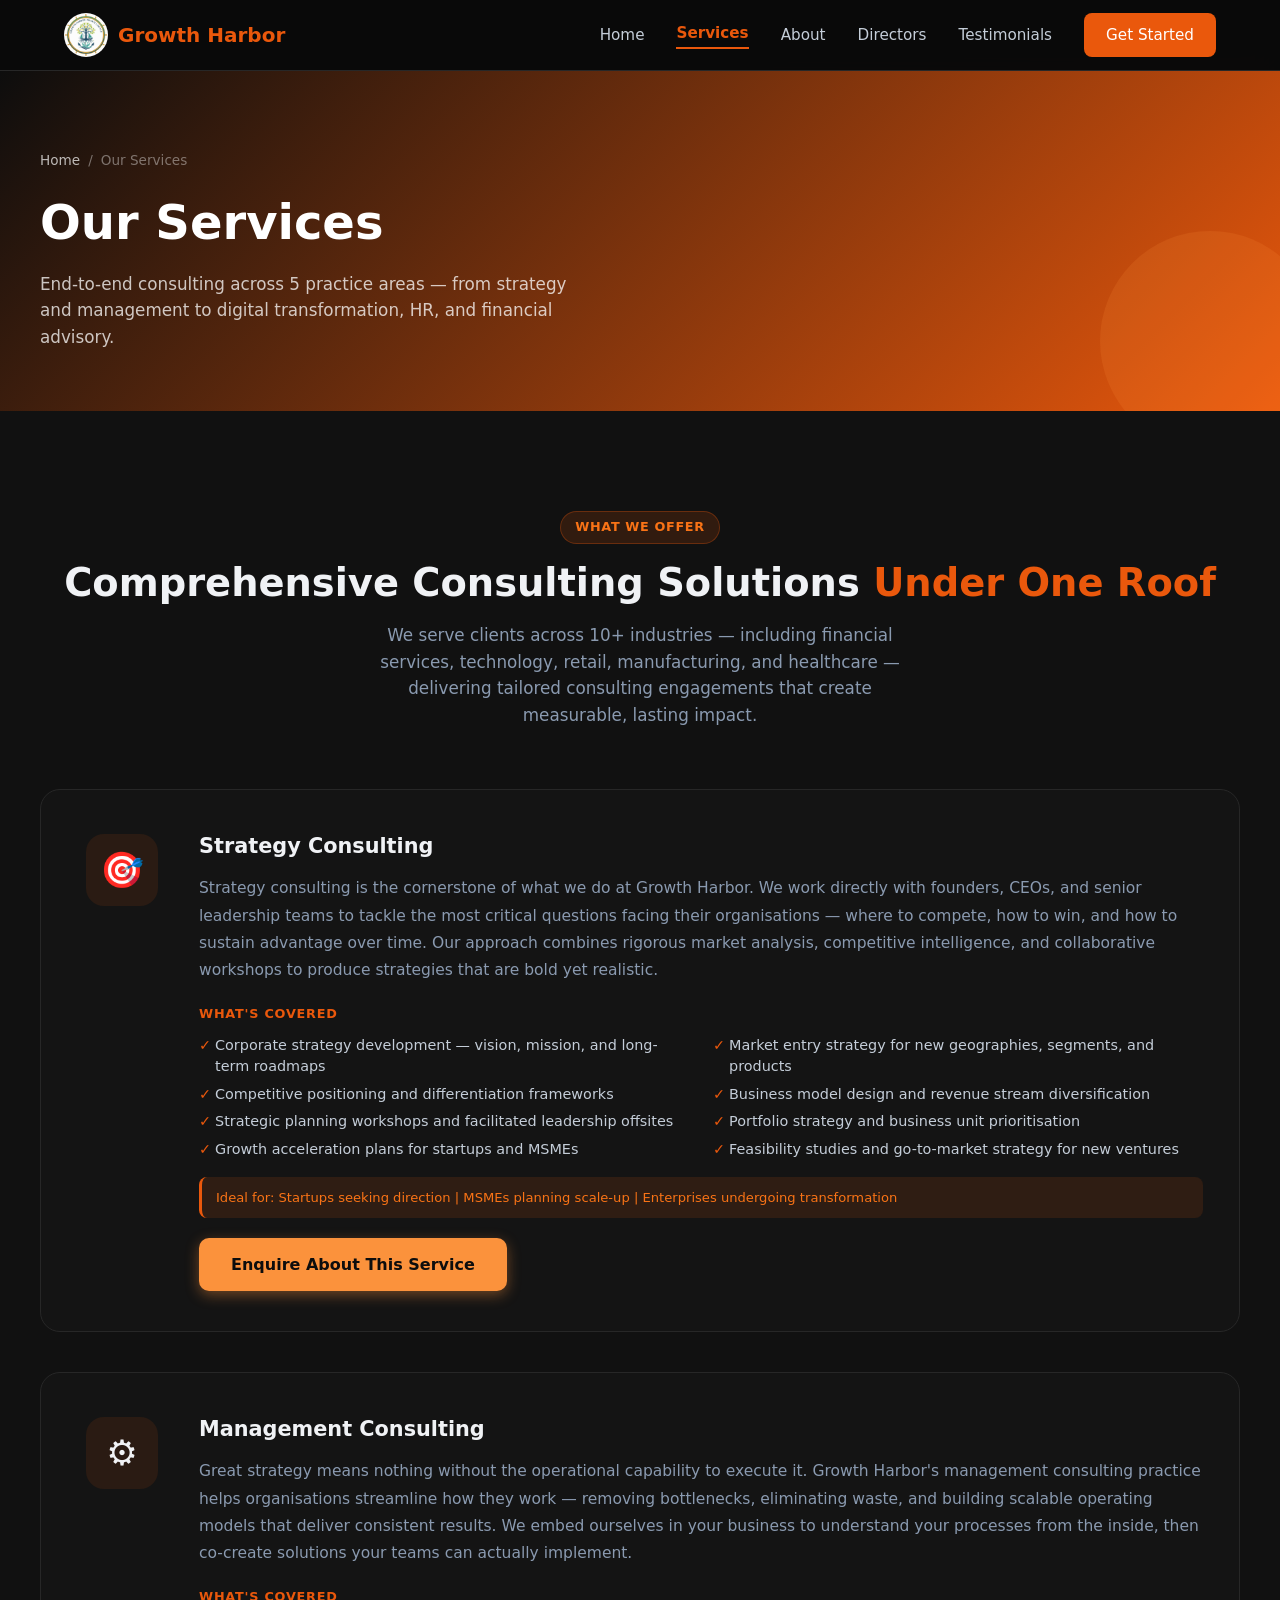
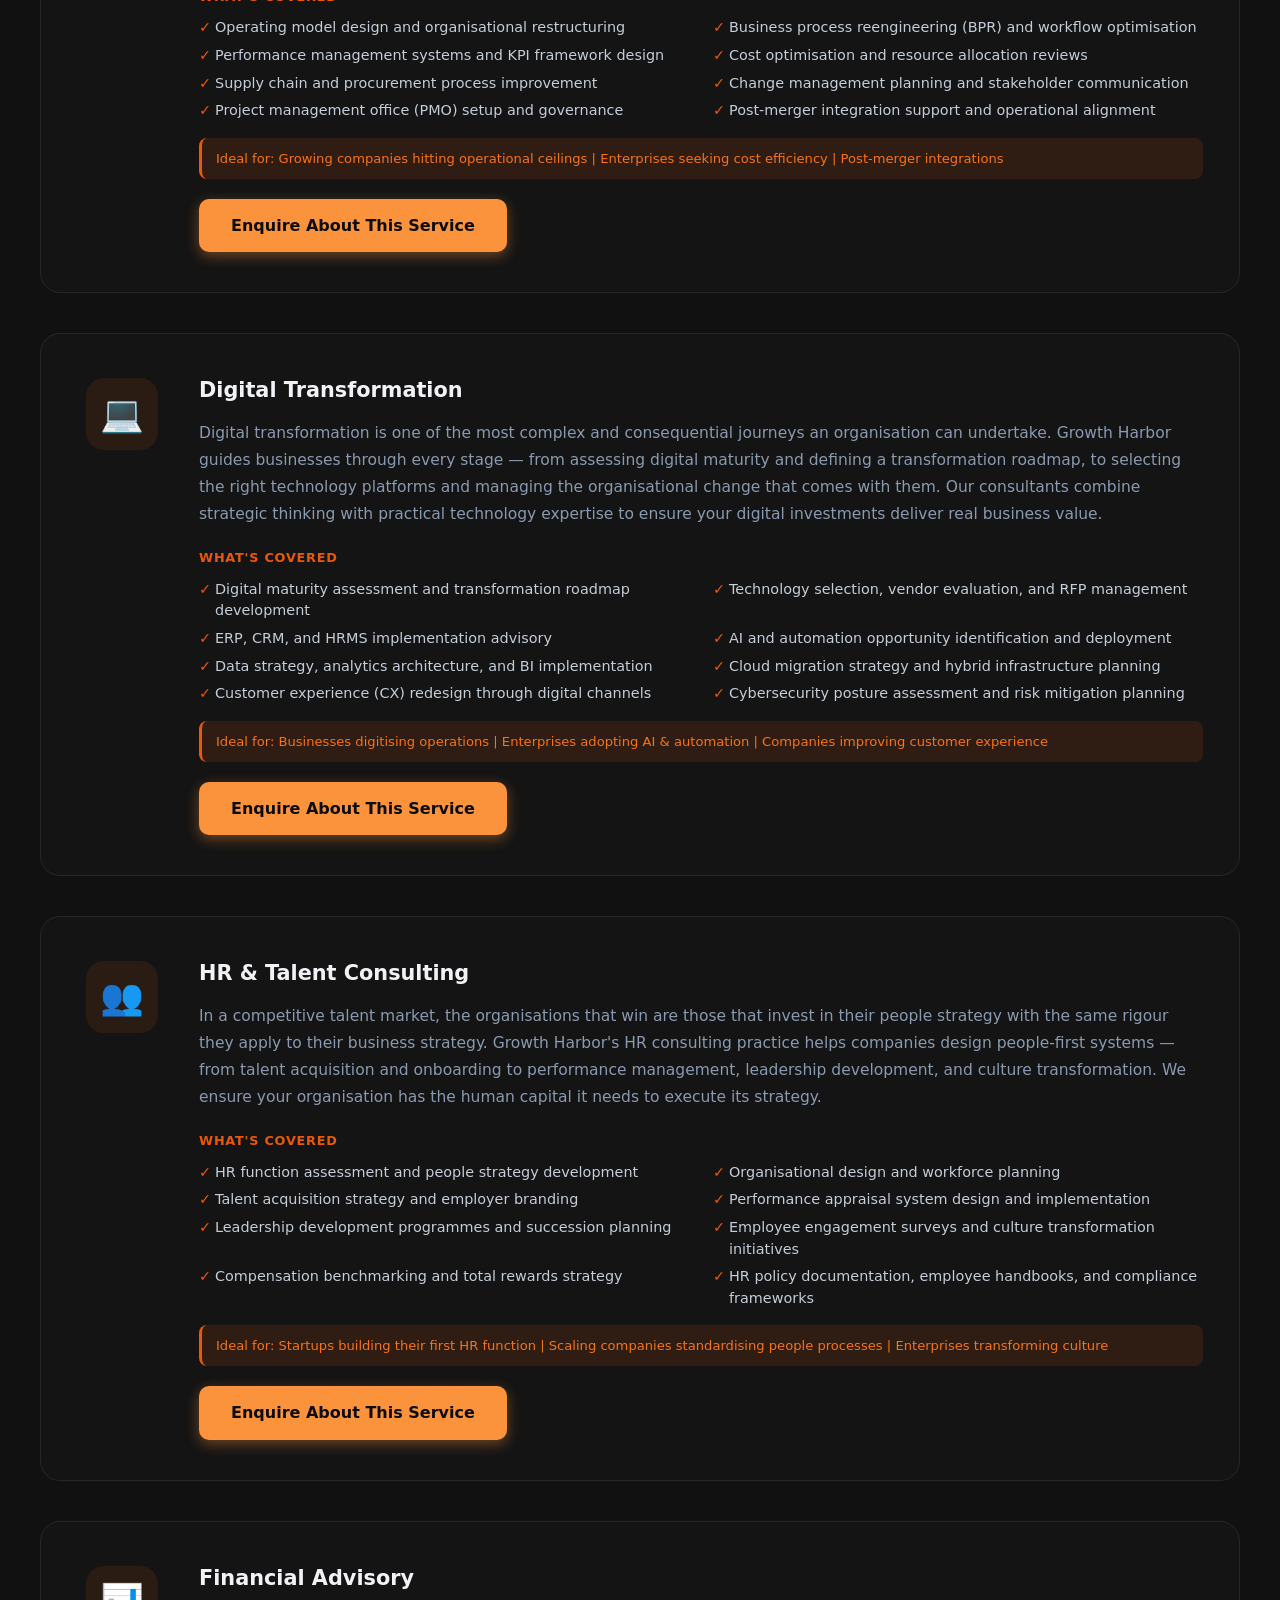
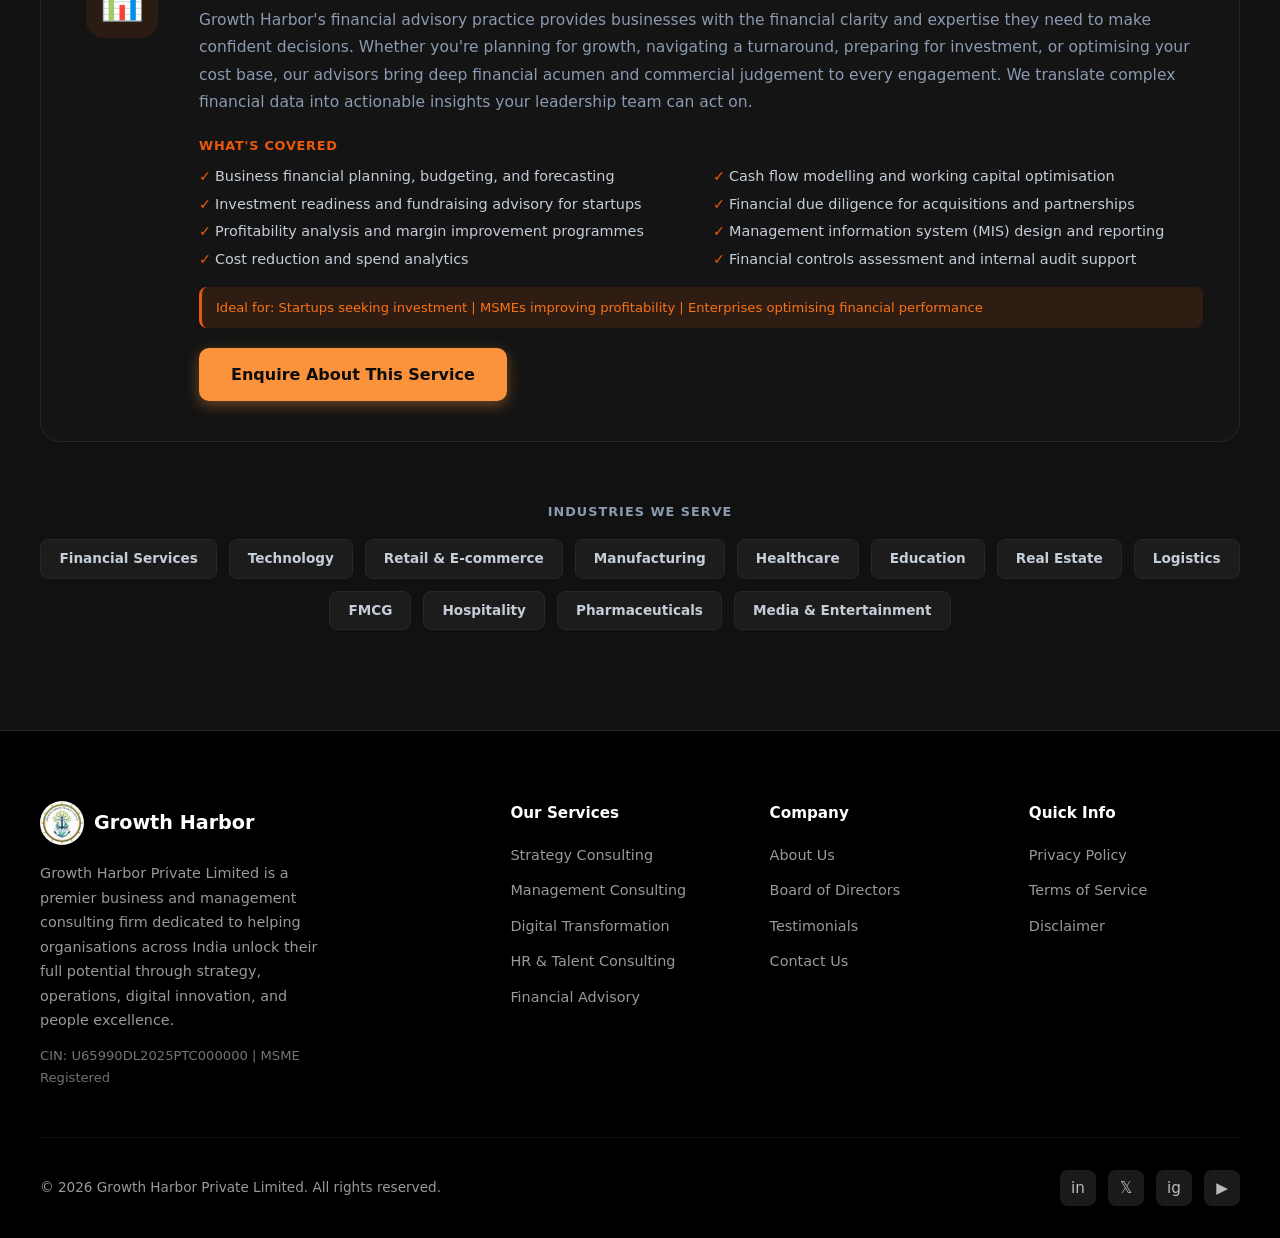
<file: services.html>
﻿<!DOCTYPE html>
<html lang="en">
<head>
  <meta charset="UTF-8" />
  <meta name="viewport" content="width=device-width, initial-scale=1.0" />
  <title>Our Services – Growth Harbor</title>
  <link rel="stylesheet" href="styles.css" />
</head>
<body>

<nav class="navbar">
  <div class="nav-inner">
    <a href="index.html" class="nav-logo"><img src="logo.png" alt="Growth Harbor" class="logo-img"> Growth Harbor</a>
    <div class="nav-links">
      <a href="index.html" data-page="home">Home</a>
      <a href="services.html" data-page="services">Services</a>
      <a href="about.html" data-page="about">About</a>
      <a href="directors.html" data-page="directors">Directors</a>
      <a href="testimonials.html" data-page="testimonials">Testimonials</a>
      <a href="contact.html" class="nav-cta">Get Started</a>
    </div>
    <button class="hamburger" aria-label="Menu">
      <span></span><span></span><span></span>
    </button>
  </div>
  <div class="mobile-menu">
    <a href="index.html" data-page="home">Home</a>
    <a href="services.html" data-page="services">Services</a>
    <a href="about.html" data-page="about">About</a>
    <a href="directors.html" data-page="directors">Directors</a>
    <a href="testimonials.html" data-page="testimonials">Testimonials</a>
    <a href="contact.html" class="nav-cta">Get Started</a>
  </div>
</nav>

<main class="page-animate">

  <div class="page-banner">
    <div class="page-banner-inner">
      <p class="page-banner-breadcrumb">
        <a href="index.html">Home</a> <span>/</span> <span>Our Services</span>
      </p>
      <h1>Our Services</h1>
      <p class="page-banner-sub">End-to-end consulting across 5 practice areas — from strategy and management to digital transformation, HR, and financial advisory.</p>
    </div>
  </div>

  <section class="section" style="background:var(--gray-50)">
    <div class="section-inner">
      <div class="section-header center">
        <div class="section-tag">What We Offer</div>
        <h2 class="section-title">Comprehensive Consulting Solutions <span>Under One Roof</span></h2>
        <p class="section-subtitle">
          We serve clients across 10+ industries — including financial services, technology, retail, manufacturing, and healthcare — delivering tailored consulting engagements that create measurable, lasting impact.
        </p>
      </div>

      <div class="services-full-grid">

        <!-- Strategy Consulting -->
        <div class="service-full-card">
          <div class="sfc-left">
            <div class="service-icon large">🎯</div>
          </div>
          <div class="sfc-right">
            <h3>Strategy Consulting</h3>
            <p class="sfc-desc">Strategy consulting is the cornerstone of what we do at Growth Harbor. We work directly with founders, CEOs, and senior leadership teams to tackle the most critical questions facing their organisations — where to compete, how to win, and how to sustain advantage over time. Our approach combines rigorous market analysis, competitive intelligence, and collaborative workshops to produce strategies that are bold yet realistic.</p>
            <div class="sfc-features">
              <p class="sfc-features-label">What's Covered</p>
              <ul>
                <li>Corporate strategy development — vision, mission, and long-term roadmaps</li>
                <li>Market entry strategy for new geographies, segments, and products</li>
                <li>Competitive positioning and differentiation frameworks</li>
                <li>Business model design and revenue stream diversification</li>
                <li>Strategic planning workshops and facilitated leadership offsites</li>
                <li>Portfolio strategy and business unit prioritisation</li>
                <li>Growth acceleration plans for startups and MSMEs</li>
                <li>Feasibility studies and go-to-market strategy for new ventures</li>
              </ul>
            </div>
            <div class="sfc-note">Ideal for: Startups seeking direction | MSMEs planning scale-up | Enterprises undergoing transformation</div>
            <a href="contact.html" class="btn-primary" style="margin-top:20px;display:inline-block">Enquire About This Service</a>
          </div>
        </div>

        <!-- Management Consulting -->
        <div class="service-full-card">
          <div class="sfc-left">
            <div class="service-icon large">⚙️</div>
          </div>
          <div class="sfc-right">
            <h3>Management Consulting</h3>
            <p class="sfc-desc">Great strategy means nothing without the operational capability to execute it. Growth Harbor's management consulting practice helps organisations streamline how they work — removing bottlenecks, eliminating waste, and building scalable operating models that deliver consistent results. We embed ourselves in your business to understand your processes from the inside, then co-create solutions your teams can actually implement.</p>
            <div class="sfc-features">
              <p class="sfc-features-label">What's Covered</p>
              <ul>
                <li>Operating model design and organisational restructuring</li>
                <li>Business process reengineering (BPR) and workflow optimisation</li>
                <li>Performance management systems and KPI framework design</li>
                <li>Cost optimisation and resource allocation reviews</li>
                <li>Supply chain and procurement process improvement</li>
                <li>Change management planning and stakeholder communication</li>
                <li>Project management office (PMO) setup and governance</li>
                <li>Post-merger integration support and operational alignment</li>
              </ul>
            </div>
            <div class="sfc-note">Ideal for: Growing companies hitting operational ceilings | Enterprises seeking cost efficiency | Post-merger integrations</div>
            <a href="contact.html" class="btn-primary" style="margin-top:20px;display:inline-block">Enquire About This Service</a>
          </div>
        </div>

        <!-- Digital Transformation -->
        <div class="service-full-card">
          <div class="sfc-left">
            <div class="service-icon large">💻</div>
          </div>
          <div class="sfc-right">
            <h3>Digital Transformation</h3>
            <p class="sfc-desc">Digital transformation is one of the most complex and consequential journeys an organisation can undertake. Growth Harbor guides businesses through every stage — from assessing digital maturity and defining a transformation roadmap, to selecting the right technology platforms and managing the organisational change that comes with them. Our consultants combine strategic thinking with practical technology expertise to ensure your digital investments deliver real business value.</p>
            <div class="sfc-features">
              <p class="sfc-features-label">What's Covered</p>
              <ul>
                <li>Digital maturity assessment and transformation roadmap development</li>
                <li>Technology selection, vendor evaluation, and RFP management</li>
                <li>ERP, CRM, and HRMS implementation advisory</li>
                <li>AI and automation opportunity identification and deployment</li>
                <li>Data strategy, analytics architecture, and BI implementation</li>
                <li>Cloud migration strategy and hybrid infrastructure planning</li>
                <li>Customer experience (CX) redesign through digital channels</li>
                <li>Cybersecurity posture assessment and risk mitigation planning</li>
              </ul>
            </div>
            <div class="sfc-note">Ideal for: Businesses digitising operations | Enterprises adopting AI &amp; automation | Companies improving customer experience</div>
            <a href="contact.html" class="btn-primary" style="margin-top:20px;display:inline-block">Enquire About This Service</a>
          </div>
        </div>

        <!-- HR & Talent Consulting -->
        <div class="service-full-card">
          <div class="sfc-left">
            <div class="service-icon large">👥</div>
          </div>
          <div class="sfc-right">
            <h3>HR &amp; Talent Consulting</h3>
            <p class="sfc-desc">In a competitive talent market, the organisations that win are those that invest in their people strategy with the same rigour they apply to their business strategy. Growth Harbor's HR consulting practice helps companies design people-first systems — from talent acquisition and onboarding to performance management, leadership development, and culture transformation. We ensure your organisation has the human capital it needs to execute its strategy.</p>
            <div class="sfc-features">
              <p class="sfc-features-label">What's Covered</p>
              <ul>
                <li>HR function assessment and people strategy development</li>
                <li>Organisational design and workforce planning</li>
                <li>Talent acquisition strategy and employer branding</li>
                <li>Performance appraisal system design and implementation</li>
                <li>Leadership development programmes and succession planning</li>
                <li>Employee engagement surveys and culture transformation initiatives</li>
                <li>Compensation benchmarking and total rewards strategy</li>
                <li>HR policy documentation, employee handbooks, and compliance frameworks</li>
              </ul>
            </div>
            <div class="sfc-note">Ideal for: Startups building their first HR function | Scaling companies standardising people processes | Enterprises transforming culture</div>
            <a href="contact.html" class="btn-primary" style="margin-top:20px;display:inline-block">Enquire About This Service</a>
          </div>
        </div>

        <!-- Financial Advisory -->
        <div class="service-full-card">
          <div class="sfc-left">
            <div class="service-icon large">📊</div>
          </div>
          <div class="sfc-right">
            <h3>Financial Advisory</h3>
            <p class="sfc-desc">Growth Harbor's financial advisory practice provides businesses with the financial clarity and expertise they need to make confident decisions. Whether you're planning for growth, navigating a turnaround, preparing for investment, or optimising your cost base, our advisors bring deep financial acumen and commercial judgement to every engagement. We translate complex financial data into actionable insights your leadership team can act on.</p>
            <div class="sfc-features">
              <p class="sfc-features-label">What's Covered</p>
              <ul>
                <li>Business financial planning, budgeting, and forecasting</li>
                <li>Cash flow modelling and working capital optimisation</li>
                <li>Investment readiness and fundraising advisory for startups</li>
                <li>Financial due diligence for acquisitions and partnerships</li>
                <li>Profitability analysis and margin improvement programmes</li>
                <li>Management information system (MIS) design and reporting</li>
                <li>Cost reduction and spend analytics</li>
                <li>Financial controls assessment and internal audit support</li>
              </ul>
            </div>
            <div class="sfc-note">Ideal for: Startups seeking investment | MSMEs improving profitability | Enterprises optimising financial performance</div>
            <a href="contact.html" class="btn-primary" style="margin-top:20px;display:inline-block">Enquire About This Service</a>
          </div>
        </div>

      </div>

      <!-- Industries We Serve -->
      <div class="banks-section">
        <p class="banks-label">Industries We Serve</p>
        <div class="banks-grid">
          <div class="bank-badge">Financial Services</div>
          <div class="bank-badge">Technology</div>
          <div class="bank-badge">Retail &amp; E-commerce</div>
          <div class="bank-badge">Manufacturing</div>
          <div class="bank-badge">Healthcare</div>
          <div class="bank-badge">Education</div>
          <div class="bank-badge">Real Estate</div>
          <div class="bank-badge">Logistics</div>
          <div class="bank-badge">FMCG</div>
          <div class="bank-badge">Hospitality</div>
          <div class="bank-badge">Pharmaceuticals</div>
          <div class="bank-badge">Media &amp; Entertainment</div>
        </div>
      </div>
    </div>
  </section>

</main>

<footer class="footer">
  <div class="footer-grid">
    <div class="footer-brand">
      <div class="logo"><img src="logo.png" alt="Growth Harbor" class="logo-img"> Growth Harbor</div>
      <p>Growth Harbor Private Limited is a premier business and management consulting firm dedicated to helping organisations across India unlock their full potential through strategy, operations, digital innovation, and people excellence.</p>
      <p style="margin-top:12px;font-size:0.82rem;color:rgba(255,255,255,0.45)">CIN: U65990DL2025PTC000000 | MSME Registered</p>
    </div>
    <div class="footer-col">
      <h4>Our Services</h4>
      <ul>
        <li><a href="services.html">Strategy Consulting</a></li>
        <li><a href="services.html">Management Consulting</a></li>
        <li><a href="services.html">Digital Transformation</a></li>
        <li><a href="services.html">HR &amp; Talent Consulting</a></li>
        <li><a href="services.html">Financial Advisory</a></li>
      </ul>
    </div>
    <div class="footer-col">
      <h4>Company</h4>
      <ul>
        <li><a href="about.html">About Us</a></li>
        <li><a href="directors.html">Board of Directors</a></li>
        <li><a href="testimonials.html">Testimonials</a></li>
        <li><a href="contact.html">Contact Us</a></li>
      </ul>
    </div>
    <div class="footer-col">
      <h4>Quick Info</h4>
      <ul>
        <li><a href="#">Privacy Policy</a></li>
        <li><a href="#">Terms of Service</a></li>
        <li><a href="#">Disclaimer</a></li>
      </ul>
    </div>
  </div>
  <div class="footer-bottom">
    <span>&copy; 2026 Growth Harbor Private Limited. All rights reserved.</span>
    <div class="social-links">
      <a href="#" class="social-link" aria-label="LinkedIn">in</a>
      <a href="#" class="social-link" aria-label="Twitter">&#x1D54F;</a>
      <a href="#" class="social-link" aria-label="Instagram">ig</a>
      <a href="#" class="social-link" aria-label="YouTube">&#9654;</a>
    </div>
  </div>
</footer>

<script src="script.js"></script>
<script>
  document.querySelectorAll('[data-page="services"]').forEach(el => el.classList.add('nav-active'));
</script>
</body>
</html>
</file>
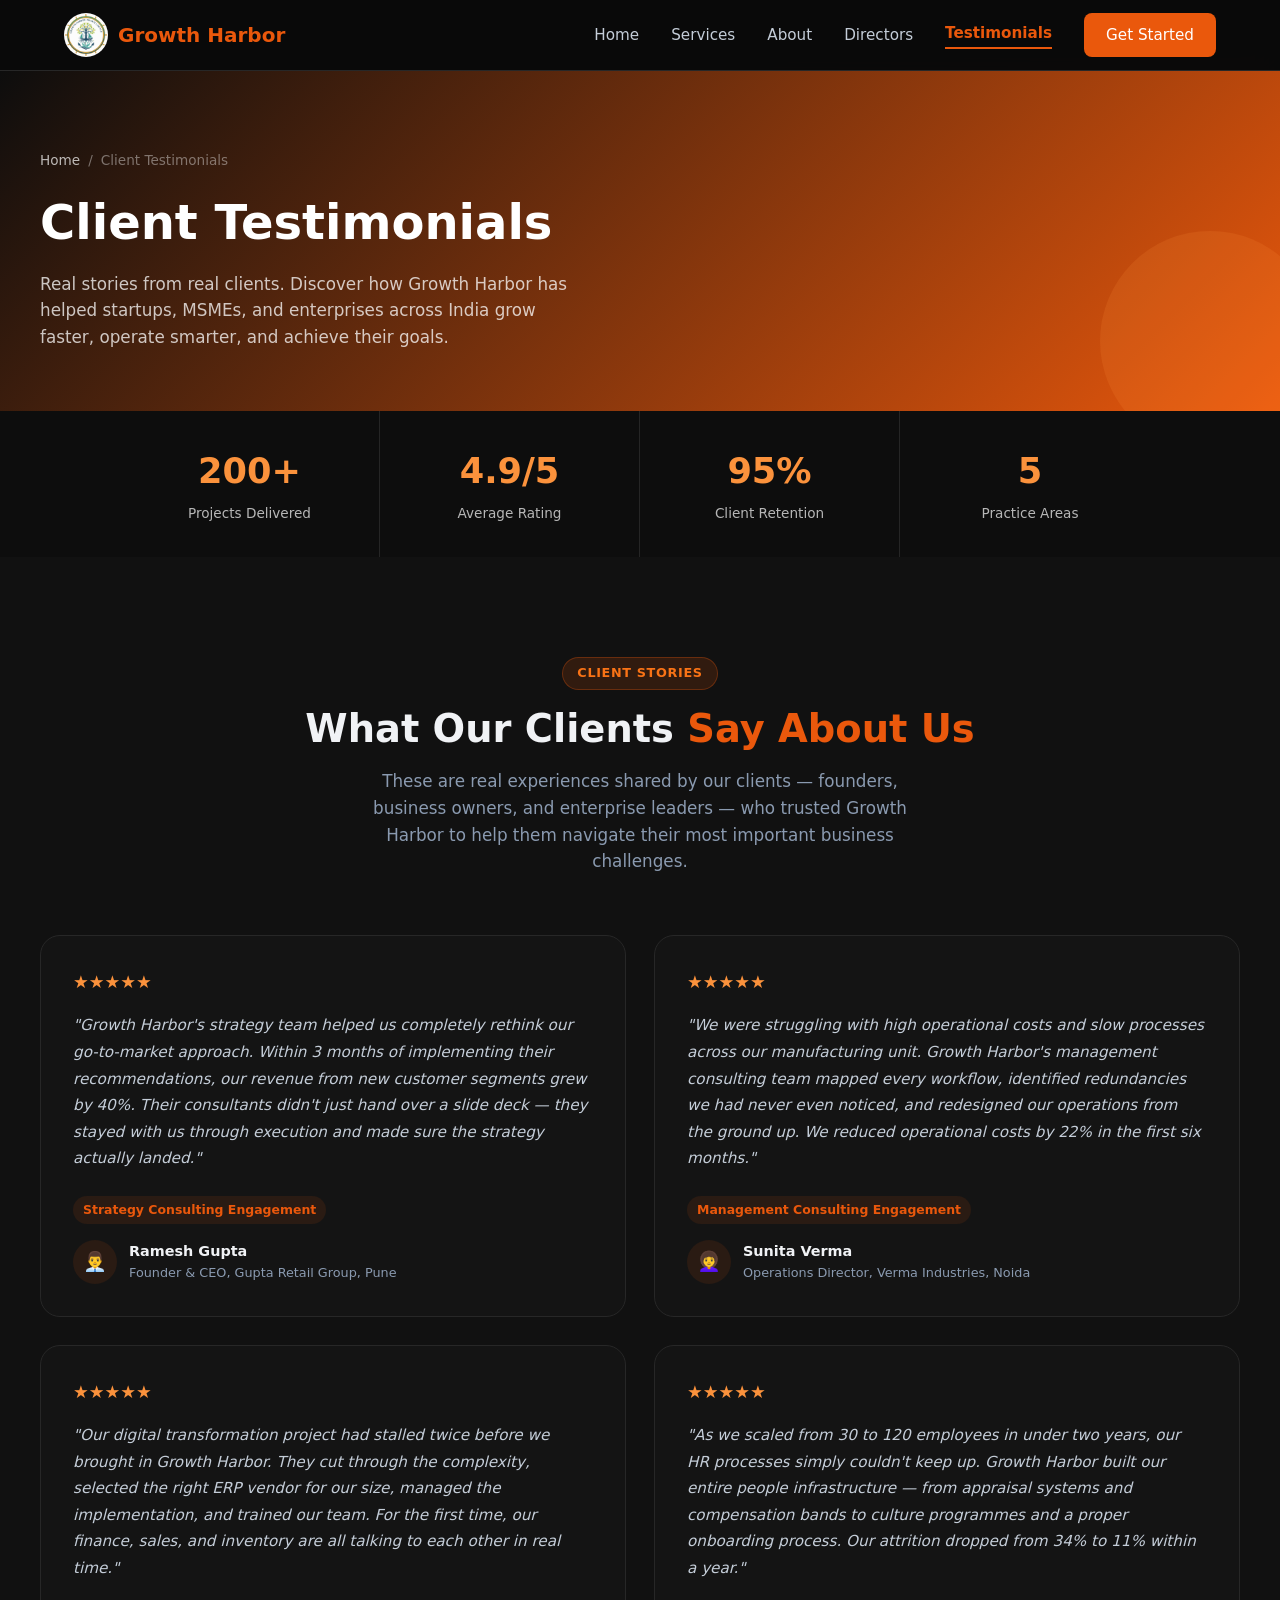
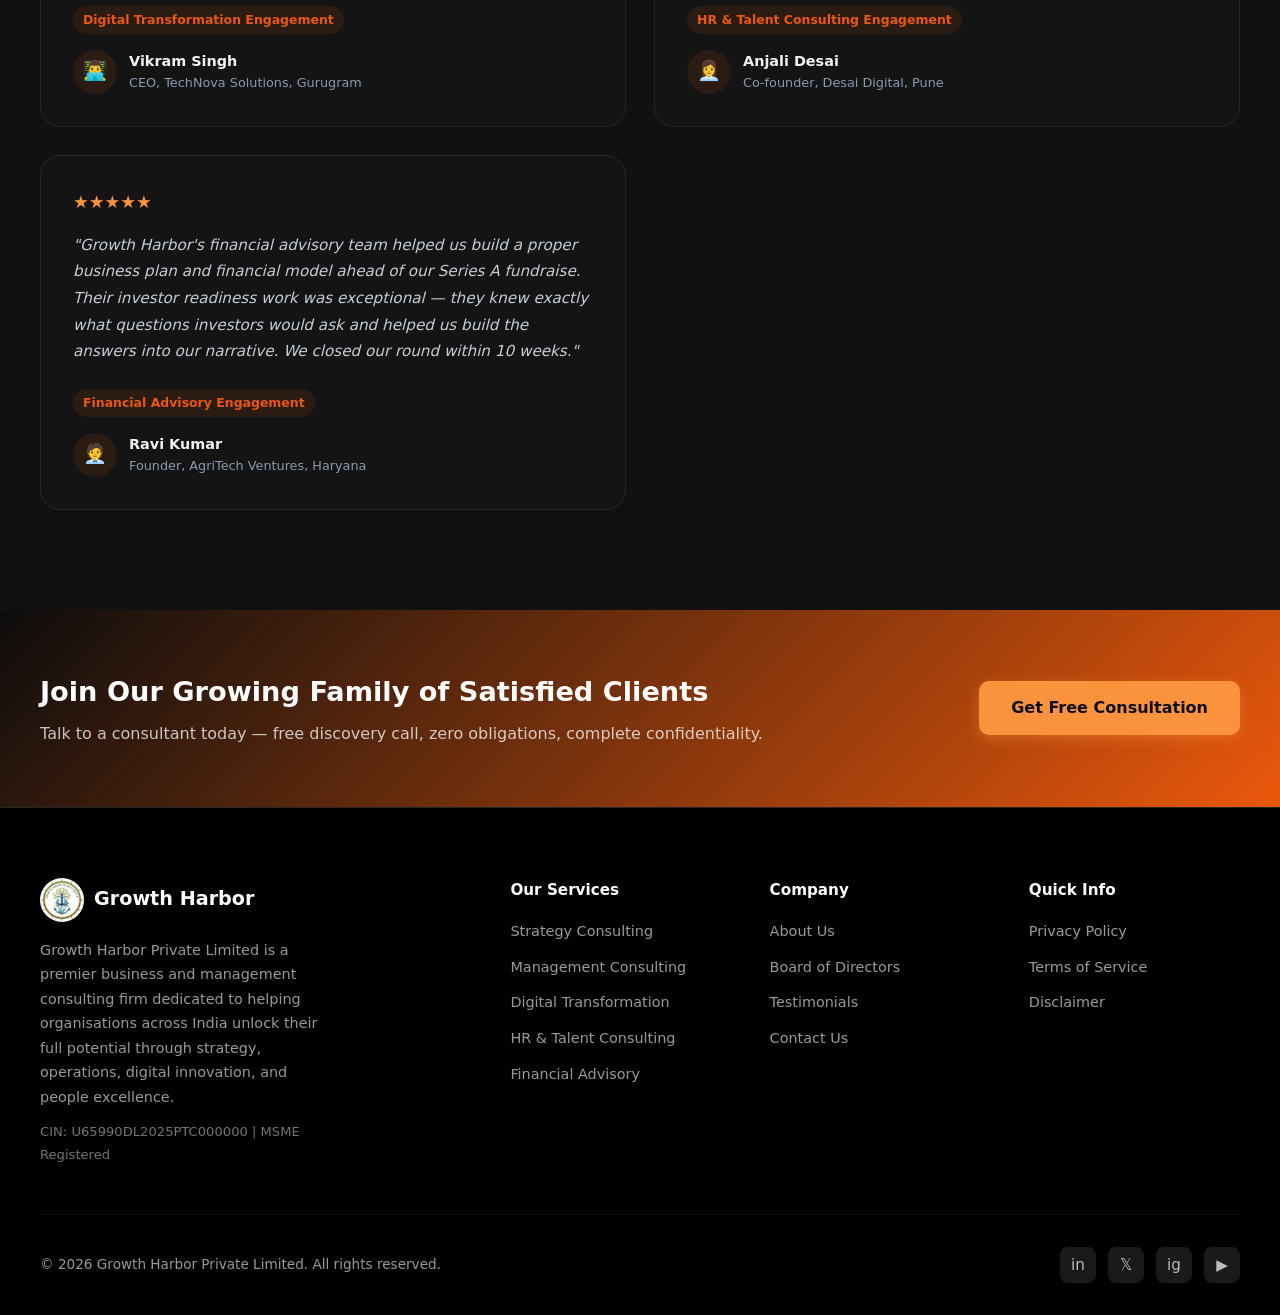
<file: testimonials.html>
﻿<!DOCTYPE html>
<html lang="en">
<head>
  <meta charset="UTF-8" />
  <meta name="viewport" content="width=device-width, initial-scale=1.0" />
  <title>Client Testimonials – Growth Harbor</title>
  <link rel="stylesheet" href="styles.css" />
</head>
<body>

<nav class="navbar">
  <div class="nav-inner">
    <a href="index.html" class="nav-logo"><img src="logo.png" alt="Growth Harbor" class="logo-img"> Growth Harbor</a>
    <div class="nav-links">
      <a href="index.html" data-page="home">Home</a>
      <a href="services.html" data-page="services">Services</a>
      <a href="about.html" data-page="about">About</a>
      <a href="directors.html" data-page="directors">Directors</a>
      <a href="testimonials.html" data-page="testimonials">Testimonials</a>
      <a href="contact.html" class="nav-cta">Get Started</a>
    </div>
    <button class="hamburger" aria-label="Menu">
      <span></span><span></span><span></span>
    </button>
  </div>
  <div class="mobile-menu">
    <a href="index.html" data-page="home">Home</a>
    <a href="services.html" data-page="services">Services</a>
    <a href="about.html" data-page="about">About</a>
    <a href="directors.html" data-page="directors">Directors</a>
    <a href="testimonials.html" data-page="testimonials">Testimonials</a>
    <a href="contact.html" class="nav-cta">Get Started</a>
  </div>
</nav>

<main class="page-animate">

  <div class="page-banner">
    <div class="page-banner-inner">
      <p class="page-banner-breadcrumb">
        <a href="index.html">Home</a> <span>/</span> <span>Client Testimonials</span>
      </p>
      <h1>Client Testimonials</h1>
      <p class="page-banner-sub">Real stories from real clients. Discover how Growth Harbor has helped startups, MSMEs, and enterprises across India grow faster, operate smarter, and achieve their goals.</p>
    </div>
  </div>

  <!-- Stats Bar -->
  <div class="testi-stats">
    <div class="testi-stat">
      <span class="ts-num">200+</span>
      <span class="ts-label">Projects Delivered</span>
    </div>
    <div class="testi-stat">
      <span class="ts-num">4.9/5</span>
      <span class="ts-label">Average Rating</span>
    </div>
    <div class="testi-stat">
      <span class="ts-num">95%</span>
      <span class="ts-label">Client Retention</span>
    </div>
    <div class="testi-stat">
      <span class="ts-num">5</span>
      <span class="ts-label">Practice Areas</span>
    </div>
  </div>

  <section class="section testimonials">
    <div class="section-inner">
      <div class="section-header center">
        <div class="section-tag">Client Stories</div>
        <h2 class="section-title">What Our Clients <span>Say About Us</span></h2>
        <p class="section-subtitle">
          These are real experiences shared by our clients — founders, business owners, and enterprise leaders — who trusted Growth Harbor to help them navigate their most important business challenges.
        </p>
      </div>

      <div class="testimonials-grid">

        <div class="testimonial-card">
          <div class="stars">★★★★★</div>
          <blockquote>"Growth Harbor's strategy team helped us completely rethink our go-to-market approach. Within 3 months of implementing their recommendations, our revenue from new customer segments grew by 40%. Their consultants didn't just hand over a slide deck — they stayed with us through execution and made sure the strategy actually landed."</blockquote>
          <div class="testi-loan-tag">Strategy Consulting Engagement</div>
          <div class="testimonial-author">
            <div class="author-avatar">👨‍💼</div>
            <div>
              <div class="author-name">Ramesh Gupta</div>
              <div class="author-title">Founder &amp; CEO, Gupta Retail Group, Pune</div>
            </div>
          </div>
        </div>

        <div class="testimonial-card">
          <div class="stars">★★★★★</div>
          <blockquote>"We were struggling with high operational costs and slow processes across our manufacturing unit. Growth Harbor's management consulting team mapped every workflow, identified redundancies we had never even noticed, and redesigned our operations from the ground up. We reduced operational costs by 22% in the first six months."</blockquote>
          <div class="testi-loan-tag">Management Consulting Engagement</div>
          <div class="testimonial-author">
            <div class="author-avatar">👩‍🦱</div>
            <div>
              <div class="author-name">Sunita Verma</div>
              <div class="author-title">Operations Director, Verma Industries, Noida</div>
            </div>
          </div>
        </div>

        <div class="testimonial-card">
          <div class="stars">★★★★★</div>
          <blockquote>"Our digital transformation project had stalled twice before we brought in Growth Harbor. They cut through the complexity, selected the right ERP vendor for our size, managed the implementation, and trained our team. For the first time, our finance, sales, and inventory are all talking to each other in real time."</blockquote>
          <div class="testi-loan-tag">Digital Transformation Engagement</div>
          <div class="testimonial-author">
            <div class="author-avatar">👨‍💻</div>
            <div>
              <div class="author-name">Vikram Singh</div>
              <div class="author-title">CEO, TechNova Solutions, Gurugram</div>
            </div>
          </div>
        </div>

        <div class="testimonial-card">
          <div class="stars">★★★★★</div>
          <blockquote>"As we scaled from 30 to 120 employees in under two years, our HR processes simply couldn't keep up. Growth Harbor built our entire people infrastructure — from appraisal systems and compensation bands to culture programmes and a proper onboarding process. Our attrition dropped from 34% to 11% within a year."</blockquote>
          <div class="testi-loan-tag">HR &amp; Talent Consulting Engagement</div>
          <div class="testimonial-author">
            <div class="author-avatar">👩‍💼</div>
            <div>
              <div class="author-name">Anjali Desai</div>
              <div class="author-title">Co-founder, Desai Digital, Pune</div>
            </div>
          </div>
        </div>

        <div class="testimonial-card">
          <div class="stars">★★★★★</div>
          <blockquote>"Growth Harbor's financial advisory team helped us build a proper business plan and financial model ahead of our Series A fundraise. Their investor readiness work was exceptional — they knew exactly what questions investors would ask and helped us build the answers into our narrative. We closed our round within 10 weeks."</blockquote>
          <div class="testi-loan-tag">Financial Advisory Engagement</div>
          <div class="testimonial-author">
            <div class="author-avatar">🧑‍💼</div>
            <div>
              <div class="author-name">Ravi Kumar</div>
              <div class="author-title">Founder, AgriTech Ventures, Haryana</div>
            </div>
          </div>
        </div>

      </div>
    </div>
  </section>

  <!-- CTA Strip -->
  <section class="cta-strip">
    <div class="cta-strip-inner">
      <div>
        <h2>Join Our Growing Family of Satisfied Clients</h2>
        <p>Talk to a consultant today — free discovery call, zero obligations, complete confidentiality.</p>
      </div>
      <div class="cta-strip-actions">
        <a href="contact.html" class="btn-primary">Get Free Consultation</a>
      </div>
    </div>
  </section>

</main>

<footer class="footer">
  <div class="footer-grid">
    <div class="footer-brand">
      <div class="logo"><img src="logo.png" alt="Growth Harbor" class="logo-img"> Growth Harbor</div>
      <p>Growth Harbor Private Limited is a premier business and management consulting firm dedicated to helping organisations across India unlock their full potential through strategy, operations, digital innovation, and people excellence.</p>
      <p style="margin-top:12px;font-size:0.82rem;color:rgba(255,255,255,0.45)">CIN: U65990DL2025PTC000000 | MSME Registered</p>
    </div>
    <div class="footer-col">
      <h4>Our Services</h4>
      <ul>
        <li><a href="services.html">Strategy Consulting</a></li>
        <li><a href="services.html">Management Consulting</a></li>
        <li><a href="services.html">Digital Transformation</a></li>
        <li><a href="services.html">HR &amp; Talent Consulting</a></li>
        <li><a href="services.html">Financial Advisory</a></li>
      </ul>
    </div>
    <div class="footer-col">
      <h4>Company</h4>
      <ul>
        <li><a href="about.html">About Us</a></li>
        <li><a href="directors.html">Board of Directors</a></li>
        <li><a href="testimonials.html">Testimonials</a></li>
        <li><a href="contact.html">Contact Us</a></li>
      </ul>
    </div>
    <div class="footer-col">
      <h4>Quick Info</h4>
      <ul>
        <li><a href="#">Privacy Policy</a></li>
        <li><a href="#">Terms of Service</a></li>
        <li><a href="#">Disclaimer</a></li>
      </ul>
    </div>
  </div>
  <div class="footer-bottom">
    <span>&copy; 2026 Growth Harbor Private Limited. All rights reserved.</span>
    <div class="social-links">
      <a href="#" class="social-link" aria-label="LinkedIn">in</a>
      <a href="#" class="social-link" aria-label="Twitter">&#x1D54F;</a>
      <a href="#" class="social-link" aria-label="Instagram">ig</a>
      <a href="#" class="social-link" aria-label="YouTube">&#9654;</a>
    </div>
  </div>
</footer>

<script src="script.js"></script>
<script>
  document.querySelectorAll('[data-page="testimonials"]').forEach(el => el.classList.add('nav-active'));
</script>
</body>
</html>
</file>
<file: styles.css>
* {
  margin: 0;
  padding: 0;
  box-sizing: border-box;
}

:root {
  --primary: #EA580C;
  --primary-light: #F97316;
  --primary-dark: #0d0d0d;
  --accent: #FB923C;
  --accent-light: #FDBA74;
  --white: #ffffff;

  --bg:        #0a0a0a;
  --bg-card:   #141414;
  --bg-raised: #1c1c1c;
  --border:    #272727;
  --border-light: #2e2e2e;

  --gray-50:  #111111;
  --gray-100: #161616;
  --gray-200: #272727;
  --gray-300: #3a3a3a;
  --gray-600: #8a9ab0;
  --gray-700: #c4cdd8;
  --gray-900: #f0f2f5;

  --font-sans: 'Segoe UI', system-ui, -apple-system, sans-serif;
  --shadow-sm: 0 1px 3px rgba(0,0,0,0.4);
  --shadow-md: 0 4px 16px rgba(0,0,0,0.5);
  --shadow-lg: 0 8px 32px rgba(0,0,0,0.6);
  --radius: 12px;
  --radius-lg: 20px;
}

html { scroll-behavior: smooth; }

body {
  font-family: var(--font-sans);
  color: var(--gray-900);
  line-height: 1.6;
  background: var(--bg);
  font-size: 16px;
}

a { text-decoration: none; color: inherit; }
button { cursor: pointer; border: none; outline: none; font-family: inherit; }
img { display: block; max-width: 100%; }
ul { list-style: none; }

/* ── Navbar ── */
.navbar {
  position: fixed;
  top: 0; left: 0; right: 0;
  z-index: 1000;
  background: rgba(10,10,10,0.92);
  backdrop-filter: blur(16px);
  border-bottom: 1px solid var(--border);
  transition: box-shadow 0.3s;
}
.navbar.scrolled { box-shadow: var(--shadow-md); }
.nav-inner {
  max-width: 1200px;
  margin: 0 auto;
  padding: 0 24px;
  height: 70px;
  display: flex;
  align-items: center;
  justify-content: space-between;
}
.nav-logo {
  display: flex;
  align-items: center;
  gap: 10px;
  font-weight: 700;
  font-size: 1.25rem;
  color: var(--primary);
}
.logo-img {
  height: 44px !important;
  width: 44px !important;
  max-width: 44px !important;
  min-width: 44px !important;
  object-fit: contain;
  border-radius: 50%;
  display: inline-block !important;
  flex-shrink: 0;
}
.nav-links {
  display: flex;
  align-items: center;
  gap: 32px;
}
.nav-links a {
  font-size: 0.95rem;
  font-weight: 500;
  color: var(--gray-700);
  transition: color 0.2s;
}
.nav-links a:hover { color: var(--primary); }
.nav-active {
  color: var(--primary) !important;
  font-weight: 700 !important;
  border-bottom: 2px solid var(--primary);
  padding-bottom: 2px;
}
.nav-cta {
  background: var(--primary);
  color: white !important;
  padding: 10px 22px;
  border-radius: 8px;
  font-weight: 600;
  transition: background 0.2s, transform 0.2s !important;
}
.nav-cta:hover { background: var(--primary-light) !important; transform: translateY(-1px); }
.hamburger {
  display: none;
  flex-direction: column;
  gap: 5px;
  background: none;
  padding: 4px;
}
.hamburger span {
  display: block;
  width: 24px; height: 2px;
  background: var(--gray-700);
  border-radius: 2px;
  transition: 0.3s;
}

/* ── Page transition ── */
@keyframes pageEnter {
  from { opacity: 0; transform: translateY(24px); }
  to   { opacity: 1; transform: translateY(0); }
}
.page-animate {
  animation: pageEnter 0.45s cubic-bezier(0.22, 1, 0.36, 1) forwards;
}

/* ── Page Banner ── */
.page-banner {
  background: linear-gradient(135deg, var(--primary-dark) 0%, var(--primary) 100%);
  padding: 80px 24px 60px;
  margin-top: 70px;
  position: relative;
  overflow: hidden;
}
.page-banner::after {
  content: '';
  position: absolute;
  bottom: -40px; right: -40px;
  width: 220px; height: 220px;
  background: rgba(251,146,60,0.15);
  border-radius: 50%;
}
.page-banner-inner {
  max-width: 1200px;
  margin: 0 auto;
  position: relative;
  z-index: 1;
}
.page-banner-breadcrumb {
  font-size: 0.85rem;
  color: rgba(255,255,255,0.6);
  margin-bottom: 12px;
  display: flex;
  align-items: center;
  gap: 8px;
}
.page-banner-breadcrumb a { color: rgba(255,255,255,0.7); transition: color 0.2s; }
.page-banner-breadcrumb a:hover { color: var(--accent); }
.page-banner-breadcrumb span { color: rgba(255,255,255,0.4); }
.page-banner h1 {
  font-size: clamp(2rem, 4vw, 3rem);
  font-weight: 800;
  color: white;
  margin-bottom: 10px;
}
.page-banner-sub {
  font-size: 1.05rem;
  color: rgba(255,255,255,0.75);
  max-width: 540px;
}

/* ── Hero ── */
.hero {
  min-height: 100vh;
  background: linear-gradient(135deg, #0d0d0d 0%, #1c0800 55%, #2d1200 100%);
  display: flex;
  align-items: center;
  position: relative;
  overflow: hidden;
  padding-top: 70px;
}
.hero::before {
  content: '';
  position: absolute;
  top: -50%; right: -20%;
  width: 700px; height: 700px;
  background: radial-gradient(circle, rgba(251,146,60,0.15) 0%, transparent 70%);
  border-radius: 50%;
}
.hero::after {
  content: '';
  position: absolute;
  bottom: -30%; left: -10%;
  width: 500px; height: 500px;
  background: radial-gradient(circle, rgba(255,255,255,0.05) 0%, transparent 70%);
  border-radius: 50%;
}
.hero-inner {
  max-width: 1200px;
  margin: 0 auto;
  padding: 80px 24px;
  display: grid;
  grid-template-columns: 1fr 1fr;
  gap: 60px;
  align-items: center;
  position: relative;
  z-index: 1;
}
.hero-badge {
  display: inline-flex;
  align-items: center;
  gap: 8px;
  background: rgba(251,146,60,0.18);
  border: 1px solid rgba(251,146,60,0.45);
  color: var(--accent-light);
  padding: 6px 16px;
  border-radius: 50px;
  font-size: 0.85rem;
  font-weight: 600;
  margin-bottom: 24px;
}
.hero h1 {
  font-size: clamp(2.2rem, 4vw, 3.5rem);
  font-weight: 800;
  color: white;
  line-height: 1.15;
  margin-bottom: 24px;
}
.hero h1 span { color: var(--accent); }
.hero p {
  font-size: 1.1rem;
  color: rgba(255,255,255,0.8);
  margin-bottom: 40px;
  max-width: 480px;
}
.hero-actions {
  display: flex;
  gap: 16px;
  flex-wrap: wrap;
}
.btn-primary {
  background: var(--accent);
  color: var(--primary-dark);
  padding: 14px 32px;
  border-radius: 10px;
  font-weight: 700;
  font-size: 1rem;
  transition: background 0.2s, transform 0.2s, box-shadow 0.2s;
  box-shadow: 0 4px 14px rgba(251,146,60,0.4);
  display: inline-block;
}
.btn-primary:hover {
  background: var(--accent-light);
  transform: translateY(-2px);
  box-shadow: 0 6px 20px rgba(251,146,60,0.5);
}
.btn-outline {
  background: transparent;
  color: white;
  padding: 14px 32px;
  border-radius: 10px;
  font-weight: 600;
  font-size: 1rem;
  border: 2px solid rgba(255,255,255,0.5);
  transition: border-color 0.2s, background 0.2s;
  display: inline-block;
}
.btn-outline:hover {
  border-color: white;
  background: rgba(255,255,255,0.1);
}
.hero-visual {
  display: grid;
  grid-template-columns: 1fr 1fr;
  gap: 16px;
}
.hero-card {
  background: rgba(255,255,255,0.06);
  backdrop-filter: blur(10px);
  border: 1px solid rgba(255,255,255,0.12);
  border-radius: var(--radius);
  padding: 24px;
  color: white;
}
.hero-card.accent { background: rgba(251,146,60,0.18); border-color: rgba(251,146,60,0.35); }
.hero-card .stat { font-size: 2rem; font-weight: 800; color: var(--accent-light); }
.hero-card .stat-label { font-size: 0.85rem; opacity: 0.8; margin-top: 4px; }
.hero-card .icon { font-size: 1.8rem; margin-bottom: 12px; }
.hero-stats {
  display: flex;
  gap: 32px;
  margin-top: 40px;
}
.stat-item { text-align: center; }
.stat-item .num { font-size: 1.8rem; font-weight: 800; color: var(--accent); }
.stat-item .label { font-size: 0.8rem; color: rgba(255,255,255,0.7); }

/* ── Shared Section Styles ── */
.section {
  padding: 100px 24px;
}
.section-inner {
  max-width: 1200px;
  margin: 0 auto;
}
.section-tag {
  display: inline-block;
  background: rgba(234,88,12,0.15);
  border: 1px solid rgba(234,88,12,0.3);
  color: var(--primary-light);
  padding: 5px 14px;
  border-radius: 50px;
  font-size: 0.8rem;
  font-weight: 700;
  letter-spacing: 0.05em;
  text-transform: uppercase;
  margin-bottom: 16px;
}
.section-title {
  font-size: clamp(1.8rem, 3vw, 2.5rem);
  font-weight: 800;
  color: var(--gray-900);
  line-height: 1.2;
  margin-bottom: 16px;
}
.section-title span { color: var(--primary); }
.section-subtitle {
  font-size: 1.05rem;
  color: var(--gray-600);
  max-width: 560px;
}
.section-header {
  margin-bottom: 60px;
}
.section-header.center {
  text-align: center;
}
.section-header.center .section-subtitle {
  margin: 0 auto;
}

/* ── Services ── */
.services { background: var(--gray-50); }
.services-grid {
  display: grid;
  grid-template-columns: repeat(3, 1fr);
  gap: 28px;
}
.service-card {
  background: var(--bg-card);
  border-radius: var(--radius-lg);
  padding: 36px 28px;
  border: 1px solid var(--gray-200);
  transition: box-shadow 0.3s, transform 0.3s;
  position: relative;
  overflow: hidden;
}
.service-card::before {
  content: '';
  position: absolute;
  top: 0; left: 0; right: 0;
  height: 4px;
  background: linear-gradient(90deg, var(--primary), var(--primary-light));
  transform: scaleX(0);
  transform-origin: left;
  transition: transform 0.3s;
}
.service-card:hover { box-shadow: var(--shadow-lg); transform: translateY(-4px); }
.service-card:hover::before { transform: scaleX(1); }
.service-icon {
  width: 60px; height: 60px;
  border-radius: 14px;
  background: rgba(234,88,12,0.1);
  display: flex;
  align-items: center;
  justify-content: center;
  font-size: 1.6rem;
  margin-bottom: 20px;
}
.service-card h3 {
  font-size: 1.15rem;
  font-weight: 700;
  margin-bottom: 12px;
  color: var(--gray-900);
}
.service-card p {
  font-size: 0.95rem;
  color: var(--gray-600);
  line-height: 1.7;
}
.service-card .learn-more {
  display: inline-flex;
  align-items: center;
  gap: 6px;
  margin-top: 20px;
  color: var(--primary);
  font-weight: 600;
  font-size: 0.9rem;
  transition: gap 0.2s;
}
.service-card:hover .learn-more { gap: 10px; }

/* ── About ── */
.about-grid {
  display: grid;
  grid-template-columns: 1fr 1fr;
  gap: 80px;
  align-items: center;
}
.about-image {
  position: relative;
}
.about-img-main {
  width: 100%;
  height: 460px;
  background: linear-gradient(135deg, var(--primary) 0%, var(--primary-light) 100%);
  border-radius: var(--radius-lg);
  display: flex;
  align-items: center;
  justify-content: center;
  font-size: 8rem;
  position: relative;
  overflow: hidden;
}
.about-img-main::before {
  content: '';
  position: absolute;
  bottom: -30px; right: -30px;
  width: 200px; height: 200px;
  background: rgba(251,146,60,0.3);
  border-radius: 50%;
}
.about-badge {
  position: absolute;
  bottom: -20px; right: -20px;
  background: var(--bg-raised);
  border: 1px solid var(--border);
  border-radius: 14px;
  padding: 20px 24px;
  box-shadow: var(--shadow-lg);
  text-align: center;
}
.about-badge .num { font-size: 2rem; font-weight: 800; color: var(--primary); }
.about-badge .txt { font-size: 0.8rem; color: var(--gray-600); }

/* ── Stats ── */
.stats {
  background: linear-gradient(135deg, var(--primary-dark) 0%, var(--primary) 100%);
  padding: 80px 24px;
}
.stats-grid {
  max-width: 1200px;
  margin: 0 auto;
  display: grid;
  grid-template-columns: repeat(4, 1fr);
  gap: 40px;
  text-align: center;
}
.stat-box { color: white; }
.stat-box .number {
  font-size: 3rem;
  font-weight: 800;
  color: var(--accent);
  line-height: 1;
  margin-bottom: 8px;
}
.stat-box .desc {
  font-size: 1rem;
  opacity: 0.85;
}
.stat-box .sub {
  font-size: 0.8rem;
  opacity: 0.6;
  margin-top: 4px;
}

/* ── Directors ── */
.directors-grid {
  display: grid;
  grid-template-columns: repeat(5, 1fr);
  gap: 20px;
  margin-bottom: 56px;
}
.director-card {
  background: var(--bg-card);
  border-radius: var(--radius);
  padding: 24px 18px;
  border: 1px solid var(--gray-200);
  text-align: center;
  transition: box-shadow 0.3s, transform 0.3s;
}
.director-card:hover { box-shadow: var(--shadow-lg); transform: translateY(-4px); }
.director-avatar {
  width: 64px; height: 64px;
  border-radius: 50%;
  margin: 0 auto 14px;
  display: flex;
  align-items: center;
  justify-content: center;
  color: white;
  font-size: 1.6rem;
  font-weight: 700;
}
.director-name {
  font-weight: 700;
  font-size: 0.9rem;
  color: var(--gray-900);
  margin-bottom: 4px;
}
.director-role {
  font-size: 0.8rem;
  color: var(--primary);
  font-weight: 600;
  margin-bottom: 10px;
}
.director-din { font-size: 0.75rem; color: var(--gray-600); margin-top: 6px; }
.director-since { font-size: 0.75rem; color: var(--gray-600); margin-top: 2px; }

/* ── Testimonials ── */
.testimonials { background: var(--gray-50); }
.testimonials-grid {
  display: grid;
  grid-template-columns: repeat(2, 1fr);
  gap: 28px;
}
.testimonial-card {
  background: var(--bg-card);
  border-radius: var(--radius-lg);
  padding: 32px;
  border: 1px solid var(--gray-200);
  transition: box-shadow 0.3s;
}
.testimonial-card:hover { box-shadow: var(--shadow-md); }
.stars { color: var(--accent); font-size: 1.1rem; margin-bottom: 16px; }
.testimonial-card blockquote {
  font-size: 0.95rem;
  color: var(--gray-700);
  line-height: 1.75;
  font-style: italic;
  margin-bottom: 24px;
}
.testimonial-author {
  display: flex;
  align-items: center;
  gap: 12px;
}
.author-avatar {
  width: 44px; height: 44px;
  border-radius: 50%;
  display: flex;
  align-items: center;
  justify-content: center;
  font-size: 1.2rem;
  background: rgba(234,88,12,0.1);
}
.author-name { font-weight: 700; font-size: 0.9rem; }
.author-title { font-size: 0.8rem; color: var(--gray-600); }

/* ── Contact ── */
.contact-details {
  display: flex;
  flex-direction: column;
  gap: 20px;
}
.contact-item {
  display: flex;
  align-items: flex-start;
  gap: 14px;
}
.contact-item-icon {
  width: 44px; height: 44px;
  border-radius: 10px;
  background: rgba(234,88,12,0.1);
  display: flex;
  align-items: center;
  justify-content: center;
  font-size: 1.2rem;
  flex-shrink: 0;
}
.contact-item h4 { font-size: 0.85rem; color: var(--gray-600); margin-bottom: 2px; }
.contact-item p { font-size: 0.95rem; color: var(--gray-900); font-weight: 500; }

/* ── Footer ── */
.footer {
  background: #000000;
  color: rgba(255,255,255,0.6);
  padding: 70px 24px 32px;
  border-top: 1px solid var(--border);
}
.footer-grid {
  max-width: 1200px;
  margin: 0 auto;
  display: grid;
  grid-template-columns: 2fr 1fr 1fr 1fr;
  gap: 48px;
  padding-bottom: 48px;
  border-bottom: 1px solid rgba(255,255,255,0.06);
}
.footer-brand .logo { color: white; font-size: 1.2rem; font-weight: 700; margin-bottom: 16px; display: flex; align-items: center; gap: 10px; }
.footer-brand p { font-size: 0.9rem; line-height: 1.7; max-width: 280px; }
.footer-col h4 { color: white; font-size: 0.95rem; font-weight: 700; margin-bottom: 16px; }
.footer-col ul { display: flex; flex-direction: column; gap: 10px; }
.footer-col ul li a { font-size: 0.9rem; color: rgba(255,255,255,0.6); transition: color 0.2s; }
.footer-col ul li a:hover { color: var(--accent); }
.footer-bottom {
  max-width: 1200px;
  margin: 0 auto;
  padding-top: 32px;
  display: flex;
  align-items: center;
  justify-content: space-between;
  font-size: 0.85rem;
}
.social-links { display: flex; gap: 12px; }
.social-link {
  width: 36px; height: 36px;
  border-radius: 8px;
  background: rgba(255,255,255,0.1);
  display: flex;
  align-items: center;
  justify-content: center;
  font-size: 0.95rem;
  color: rgba(255,255,255,0.7);
  transition: background 0.2s, color 0.2s;
}
.social-link:hover { background: var(--primary); color: white; }

/* ── Why Choose Us ── */
.why-grid {
  display: grid;
  grid-template-columns: repeat(3, 1fr);
  gap: 28px;
}
.why-card {
  background: var(--bg-card);
  border-radius: var(--radius-lg);
  padding: 32px 24px;
  border: 1px solid var(--gray-200);
  transition: box-shadow 0.3s, transform 0.3s;
}
.why-card:hover { box-shadow: var(--shadow-lg); transform: translateY(-4px); }
.why-icon { font-size: 2rem; margin-bottom: 16px; }
.why-card h3 { font-size: 1.05rem; font-weight: 700; color: var(--gray-900); margin-bottom: 10px; }
.why-card p { font-size: 0.92rem; color: var(--gray-600); line-height: 1.7; }

/* ── CTA Strip ── */
.cta-strip {
  background: linear-gradient(135deg, var(--primary-dark), var(--primary));
  padding: 60px 24px;
}
.cta-strip-inner {
  max-width: 1200px;
  margin: 0 auto;
  display: flex;
  align-items: center;
  justify-content: space-between;
  gap: 32px;
  flex-wrap: wrap;
}
.cta-strip h2 { font-size: 1.7rem; font-weight: 800; color: white; margin-bottom: 8px; }
.cta-strip p { color: rgba(255,255,255,0.75); font-size: 1rem; }
.cta-strip-actions { display: flex; gap: 16px; flex-shrink: 0; flex-wrap: wrap; }

/* ── Services Full Page ── */
.services-full-grid { display: flex; flex-direction: column; gap: 40px; }
.service-full-card {
  display: grid;
  grid-template-columns: 90px 1fr;
  gap: 32px;
  background: var(--bg-card);
  border-radius: var(--radius-lg);
  padding: 40px 36px;
  border: 1px solid var(--gray-200);
  transition: box-shadow 0.3s;
}
.service-full-card:hover { box-shadow: var(--shadow-lg); }
.sfc-left { display: flex; justify-content: center; padding-top: 4px; }
.service-icon.large { width: 72px; height: 72px; font-size: 2.2rem; border-radius: 18px; background: rgba(234,88,12,0.1); display: flex; align-items: center; justify-content: center; }
.sfc-right h3 { font-size: 1.3rem; font-weight: 800; color: var(--gray-900); margin-bottom: 12px; }
.sfc-desc { font-size: 0.97rem; color: var(--gray-600); line-height: 1.75; margin-bottom: 20px; }
.sfc-features-label { font-size: 0.8rem; font-weight: 700; text-transform: uppercase; letter-spacing: 0.06em; color: var(--primary); margin-bottom: 10px; }
.sfc-features ul { display: grid; grid-template-columns: 1fr 1fr; gap: 6px 24px; margin-bottom: 16px; list-style: none; }
.sfc-features ul li { font-size: 0.9rem; color: var(--gray-700); padding-left: 16px; position: relative; line-height: 1.5; }
.sfc-features ul li::before { content: '✓'; position: absolute; left: 0; color: var(--primary); font-weight: 700; }
.sfc-note { font-size: 0.82rem; background: rgba(234,88,12,0.12); color: var(--primary-light); padding: 10px 14px; border-radius: 8px; border-left: 3px solid var(--primary); }

/* ── Industries ── */
.banks-section { margin-top: 60px; text-align: center; }
.banks-label { font-size: 0.8rem; font-weight: 700; text-transform: uppercase; letter-spacing: 0.08em; color: var(--gray-600); margin-bottom: 16px; }
.banks-grid { display: flex; flex-wrap: wrap; justify-content: center; gap: 12px; }
.bank-badge {
  background: var(--bg-raised);
  border: 1.5px solid var(--border);
  border-radius: 8px;
  padding: 8px 18px;
  font-size: 0.85rem;
  font-weight: 600;
  color: var(--gray-700);
  transition: border-color 0.2s, color 0.2s, background 0.2s;
}
.bank-badge:hover { border-color: var(--primary); color: var(--primary-light); background: rgba(234,88,12,0.08); }

/* ── About Page ── */
.about-para { font-size: 0.97rem; color: var(--gray-600); line-height: 1.8; margin-bottom: 16px; }

.mv-grid { display: grid; grid-template-columns: 1fr 1fr; gap: 28px; }
.mv-card {
  border-radius: var(--radius-lg);
  padding: 40px 36px;
  color: white;
}
.mv-card.mission { background: linear-gradient(135deg, var(--primary-dark), var(--primary)); }
.mv-card.vision  { background: linear-gradient(135deg, var(--primary), var(--primary-light)); }
.mv-icon { font-size: 2.4rem; margin-bottom: 16px; }
.mv-card h3 { font-size: 1.3rem; font-weight: 800; margin-bottom: 12px; }
.mv-card p { font-size: 0.97rem; line-height: 1.75; color: rgba(255,255,255,0.85); }

.values-grid {
  display: grid;
  grid-template-columns: repeat(4, 1fr);
  gap: 24px;
}
.value-card {
  background: var(--bg-card);
  border-radius: var(--radius);
  padding: 28px 22px;
  border: 1px solid var(--gray-200);
  text-align: center;
  transition: box-shadow 0.3s, transform 0.3s;
}
.value-card:hover { box-shadow: var(--shadow-md); transform: translateY(-3px); }
.value-icon { font-size: 2rem; margin-bottom: 12px; }
.value-card h3 { font-size: 1rem; font-weight: 700; margin-bottom: 8px; color: var(--gray-900); }
.value-card p { font-size: 0.88rem; color: var(--gray-600); line-height: 1.65; }

/* ── Milestones ── */
.milestones { display: flex; flex-direction: column; gap: 0; max-width: 700px; margin: 0 auto; }
.milestone-item { display: grid; grid-template-columns: 70px 40px 1fr; align-items: flex-start; gap: 0; min-height: 60px; }
.milestone-year { font-size: 1rem; font-weight: 800; color: var(--primary); padding-top: 2px; text-align: right; padding-right: 16px; }
.milestone-line { display: flex; flex-direction: column; align-items: center; gap: 0; }
.milestone-dot { width: 14px; height: 14px; background: var(--accent); border-radius: 50%; border: 3px solid var(--primary); flex-shrink: 0; margin-top: 4px; position: relative; z-index: 1; }
.milestone-line::after { content: ''; width: 2px; flex: 1; background: var(--border); margin-top: 4px; }
.milestone-item:last-child .milestone-line::after { display: none; }
.milestone-text { font-size: 0.95rem; color: var(--gray-700); padding: 2px 0 20px 16px; line-height: 1.6; }

/* ── Directors Page ── */
.directors-intro { margin-bottom: 48px; }
.governance-box {
  margin-top: 56px;
  background: var(--bg-card);
  border-radius: var(--radius-lg);
  padding: 40px;
  border: 1px solid var(--gray-200);
}
.governance-box h3 { font-size: 1.2rem; font-weight: 800; color: var(--gray-900); margin-bottom: 20px; }
.governance-box ul { display: flex; flex-direction: column; gap: 14px; margin-bottom: 28px; list-style: none; }
.governance-box ul li { display: flex; align-items: flex-start; gap: 12px; font-size: 0.95rem; color: var(--gray-700); line-height: 1.6; }
.gov-check { color: var(--primary); font-weight: 700; flex-shrink: 0; margin-top: 2px; }
.cin-bar {
  display: flex;
  flex-wrap: wrap;
  gap: 16px 32px;
  padding-top: 20px;
  border-top: 1px solid var(--border);
}
.cin-bar span { font-size: 0.82rem; color: var(--gray-600); }

/* ── Testimonials Page ── */
.testi-stats {
  background: var(--primary-dark);
  display: flex;
  justify-content: center;
  gap: 0;
  padding: 0;
}
.testi-stat {
  flex: 1;
  max-width: 260px;
  display: flex;
  flex-direction: column;
  align-items: center;
  padding: 32px 20px;
  border-right: 1px solid rgba(255,255,255,0.1);
}
.testi-stat:last-child { border-right: none; }
.ts-num { font-size: 2.2rem; font-weight: 800; color: var(--accent); }
.ts-label { font-size: 0.85rem; color: rgba(255,255,255,0.7); margin-top: 4px; }
.testi-loan-tag {
  display: inline-block;
  background: rgba(234,88,12,0.1);
  color: var(--primary);
  font-size: 0.78rem;
  font-weight: 700;
  padding: 4px 10px;
  border-radius: 20px;
  margin-bottom: 16px;
}

/* ── FAQ ── */
.faq-list { max-width: 800px; margin: 0 auto; display: flex; flex-direction: column; gap: 12px; }
.faq-item {
  background: var(--bg-card);
  border-radius: var(--radius);
  border: 1.5px solid var(--gray-200);
  overflow: hidden;
  transition: border-color 0.2s;
}
.faq-item.open { border-color: var(--primary); }
.faq-question {
  width: 100%;
  background: none;
  padding: 18px 22px;
  display: flex;
  align-items: center;
  justify-content: space-between;
  gap: 16px;
  font-size: 0.97rem;
  font-weight: 600;
  color: var(--gray-900);
  text-align: left;
}
.faq-question:hover { color: var(--primary); }
.faq-chevron { font-size: 0.75rem; color: var(--primary); flex-shrink: 0; }
.faq-answer {
  padding: 14px 22px 20px;
  font-size: 0.93rem;
  color: var(--gray-600);
  line-height: 1.75;
  border-top: 1px solid var(--border);
  display: none;
}
.faq-item.open .faq-answer { display: block; }

/* ── Mobile Menu ── */
.mobile-menu {
  display: none;
  flex-direction: column;
  background: rgba(10,10,10,0.97);
  border-top: 1px solid var(--border);
  padding: 20px 24px;
  gap: 16px;
}
.mobile-menu.open { display: flex; }
.mobile-menu a { font-size: 1rem; font-weight: 500; color: var(--gray-700); padding: 4px 0; }
.mobile-menu .nav-cta { text-align: center; color: white !important; }

/* ── Responsive ── */
@media (max-width: 1024px) {
  .services-grid { grid-template-columns: repeat(2, 1fr); }
  .stats-grid { grid-template-columns: repeat(2, 1fr); gap: 32px; }
  .footer-grid { grid-template-columns: 1fr 1fr; }
  .why-grid { grid-template-columns: repeat(2, 1fr); }
  .values-grid { grid-template-columns: repeat(2, 1fr); }
  .sfc-features ul { grid-template-columns: 1fr; }
  .directors-grid { grid-template-columns: repeat(3, 1fr); }
}

@media (max-width: 768px) {
  .nav-links { display: none; }
  .hamburger { display: flex; }
  .nav-inner { padding: 0 16px; }

  .hero-inner { grid-template-columns: 1fr; padding: 56px 16px 48px; }
  .hero-visual { display: none; }
  .hero h1 { font-size: 2rem; }
  .hero p { font-size: 1rem; max-width: 100%; }
  .hero-badge { font-size: 0.8rem; padding: 5px 12px; }
  .hero-actions { flex-direction: column; align-items: flex-start; gap: 12px; }
  .hero-actions a { width: 100%; text-align: center; }
  .hero-stats { gap: 20px; flex-wrap: wrap; margin-top: 32px; }
  .stat-item .num { font-size: 1.5rem; }

  .section { padding: 60px 16px; }
  .page-banner { padding: 72px 16px 48px; }
  .page-banner-sub { font-size: 0.95rem; }
  .section-header { margin-bottom: 40px; }

  .services-grid { grid-template-columns: 1fr; }
  .about-grid { grid-template-columns: 1fr; gap: 48px; }
  .about-img-main { height: 300px; font-size: 5rem; }
  .about-badge { right: 12px; bottom: -16px; padding: 14px 18px; }
  .about-badge .num { font-size: 1.5rem; }
  .stats-grid { grid-template-columns: repeat(2, 1fr); gap: 24px; }
  .stat-box .number { font-size: 2.4rem; }
  .footer-grid { grid-template-columns: 1fr; gap: 28px; }
  .footer-bottom { flex-direction: column; gap: 16px; text-align: center; }
  .why-grid { grid-template-columns: 1fr; }
  .values-grid { grid-template-columns: 1fr 1fr; }
  .mv-grid { grid-template-columns: 1fr; }
  .service-full-card { grid-template-columns: 1fr; padding: 28px 20px; }
  .sfc-left { justify-content: flex-start; }
  .sfc-features ul { grid-template-columns: 1fr; }

  .cta-strip { padding: 48px 16px; }
  .cta-strip-inner { flex-direction: column; text-align: center; }
  .cta-strip-actions { justify-content: center; width: 100%; }
  .cta-strip-actions a { flex: 1; text-align: center; min-width: 140px; }
  .cta-strip h2 { font-size: 1.45rem; }

  .directors-grid { grid-template-columns: repeat(2, 1fr); gap: 14px; }
  .governance-box { padding: 28px 20px; }
  .cin-bar { flex-direction: column; gap: 8px; }

  .testi-stats { flex-wrap: wrap; }
  .testi-stat { min-width: 50%; border-right: none; border-bottom: 1px solid rgba(255,255,255,0.1); }
  .testi-stat:last-child { border-bottom: none; }
  .testimonials-grid { grid-template-columns: 1fr; }

  .milestone-item { grid-template-columns: 56px 28px 1fr; }
  .footer { padding: 56px 16px 28px; }
  .mobile-menu { padding: 16px; gap: 12px; }
  .mobile-menu a { padding: 8px 0; font-size: 1rem; border-bottom: 1px solid var(--border); }
  .mobile-menu a:last-child { border-bottom: none; }
  .mobile-menu .nav-cta { border-bottom: none; border-radius: 8px; padding: 12px; margin-top: 4px; }
}

@media (max-width: 480px) {
  .nav-logo { font-size: 1.1rem; }
  .hero h1 { font-size: 1.75rem; }
  .hero p { font-size: 0.95rem; }
  .hero-badge { font-size: 0.75rem; white-space: normal; text-align: center; }
  .hero-stats { justify-content: space-around; }
  .stat-item .num { font-size: 1.3rem; }
  .stat-item .label { font-size: 0.72rem; }

  .section { padding: 48px 14px; }
  .page-banner { padding: 60px 14px 36px; }
  .section-title { font-size: 1.5rem; }
  .section-subtitle { font-size: 0.95rem; }

  .btn-primary, .btn-outline { padding: 12px 20px; font-size: 0.95rem; }

  .stats { padding: 56px 14px; }
  .stats-grid { grid-template-columns: 1fr 1fr; gap: 16px; }
  .stat-box .number { font-size: 2rem; }
  .stat-box .desc { font-size: 0.88rem; }

  .about-img-main { height: 220px; font-size: 4rem; }
  .about-badge { right: 8px; bottom: -12px; padding: 12px 14px; }
  .about-badge .num { font-size: 1.3rem; }
  .about-badge .txt { font-size: 0.72rem; }

  .values-grid { grid-template-columns: 1fr; }

  .directors-grid { grid-template-columns: 1fr 1fr; gap: 10px; }
  .director-card { padding: 18px 12px; }
  .director-avatar { width: 52px; height: 52px; font-size: 1.3rem; }
  .director-name { font-size: 0.82rem; }
  .governance-box { padding: 20px 14px; }

  .service-card { padding: 24px 18px; }
  .service-full-card { padding: 20px 14px; }

  .testi-stat { min-width: 50%; border-right: none; border-bottom: 1px solid rgba(255,255,255,0.1); padding: 22px 12px; }
  .testi-stat:last-child { border-bottom: none; }
  .ts-num { font-size: 1.8rem; }
  .testimonial-card { padding: 22px 18px; }

  .mv-card { padding: 24px 18px; }
  .mv-card h3 { font-size: 1.15rem; }

  .footer { padding: 44px 14px 24px; }
  .footer-brand p { max-width: 100%; }
  .footer-bottom { font-size: 0.78rem; }

  .cta-strip { padding: 36px 14px; }
  .cta-strip h2 { font-size: 1.25rem; }
  .cta-strip-actions { flex-direction: column; }
  .cta-strip-actions a { width: 100%; }

  .bank-badge { padding: 6px 12px; font-size: 0.78rem; }

  .faq-question { padding: 14px 16px; font-size: 0.9rem; }
  .faq-answer { padding: 12px 16px 16px; font-size: 0.88rem; }

  .milestone-item { grid-template-columns: 48px 24px 1fr; }
  .milestone-year { font-size: 0.88rem; padding-right: 10px; }
  .milestone-text { font-size: 0.88rem; padding-left: 10px; }
}
</file>
